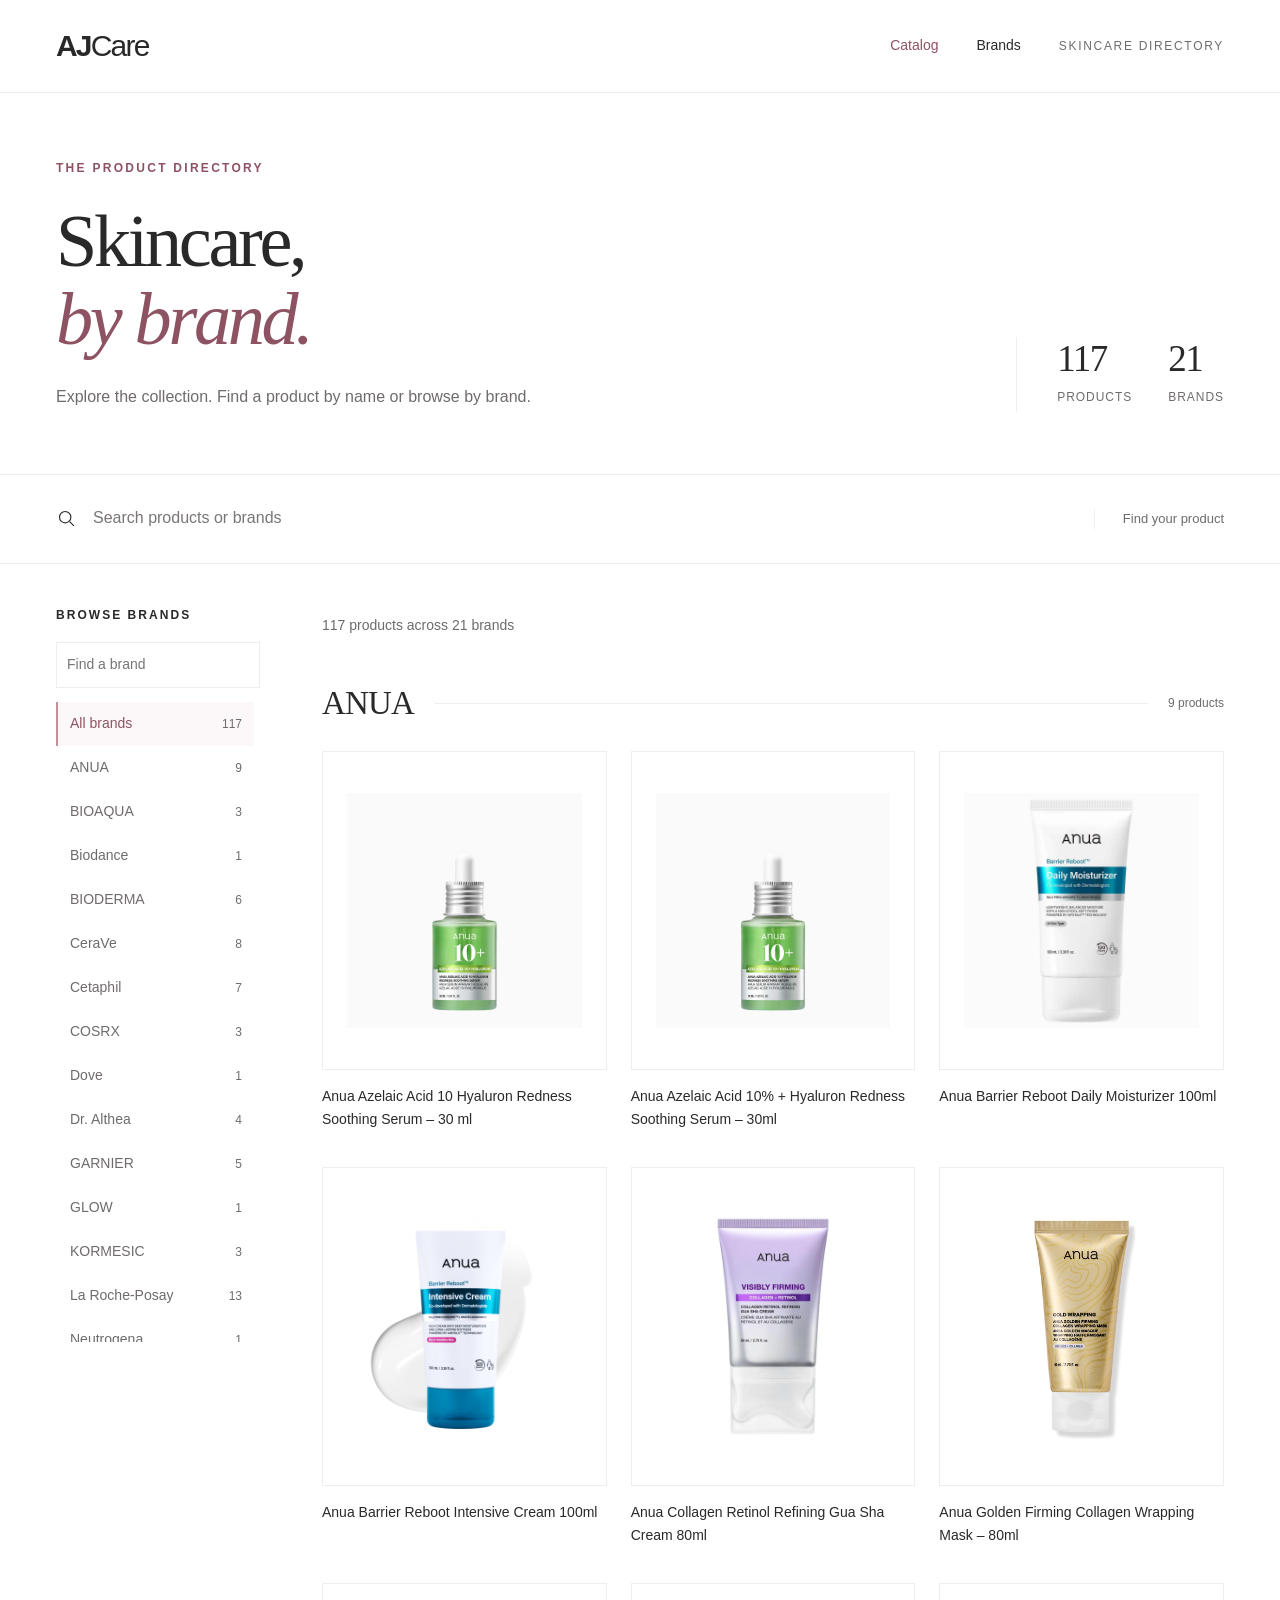
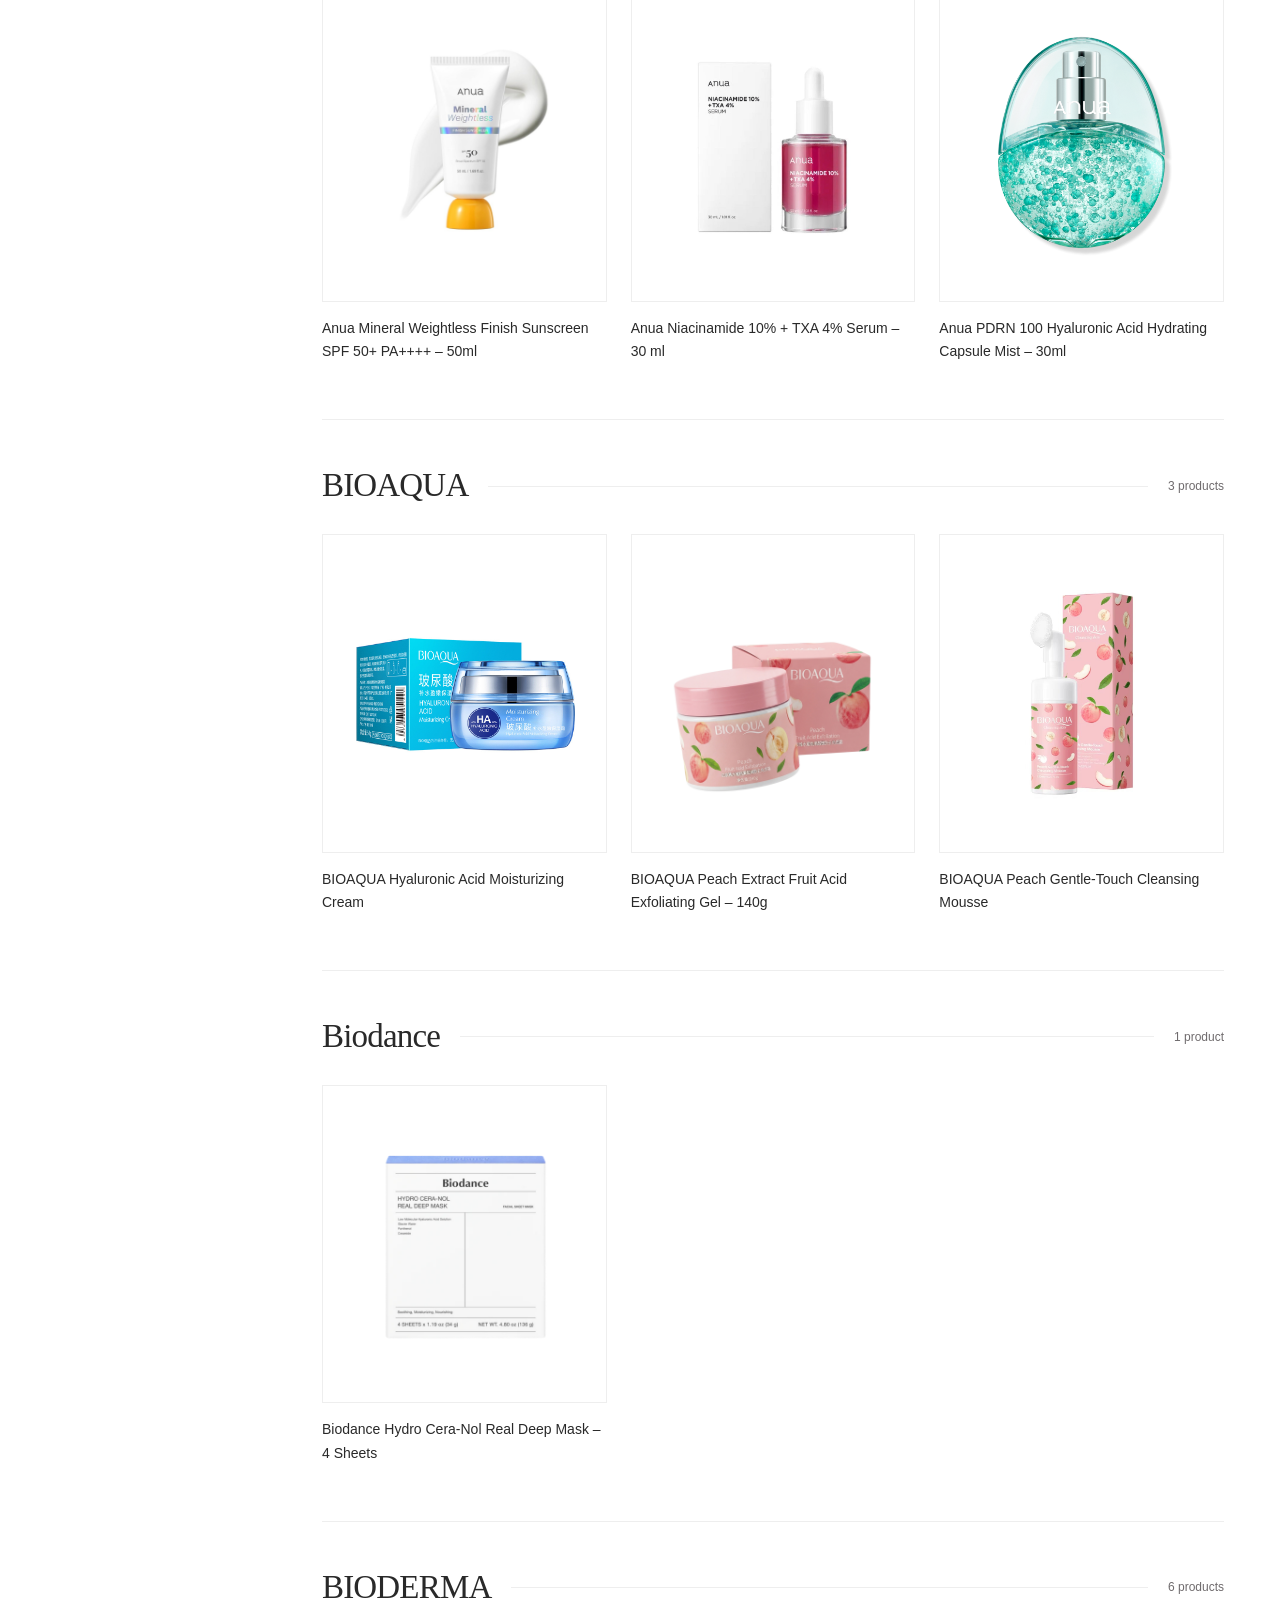
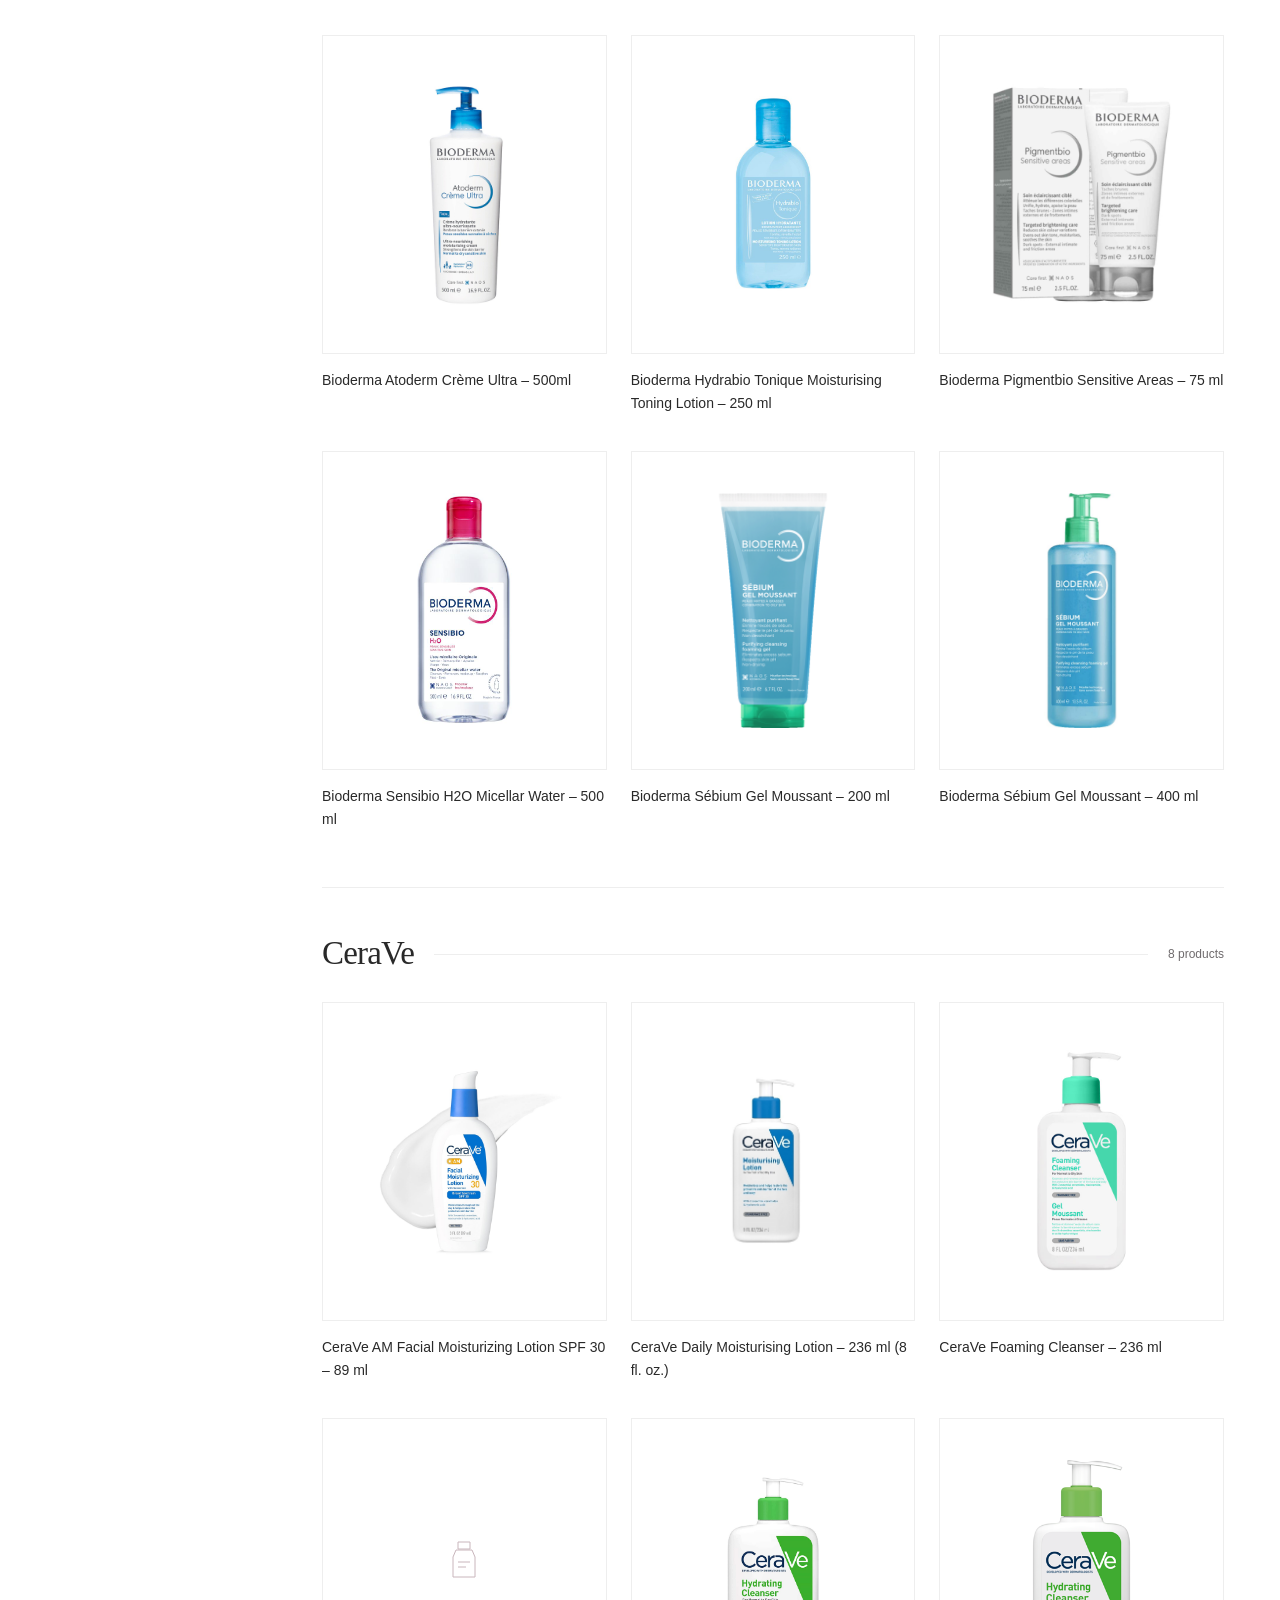
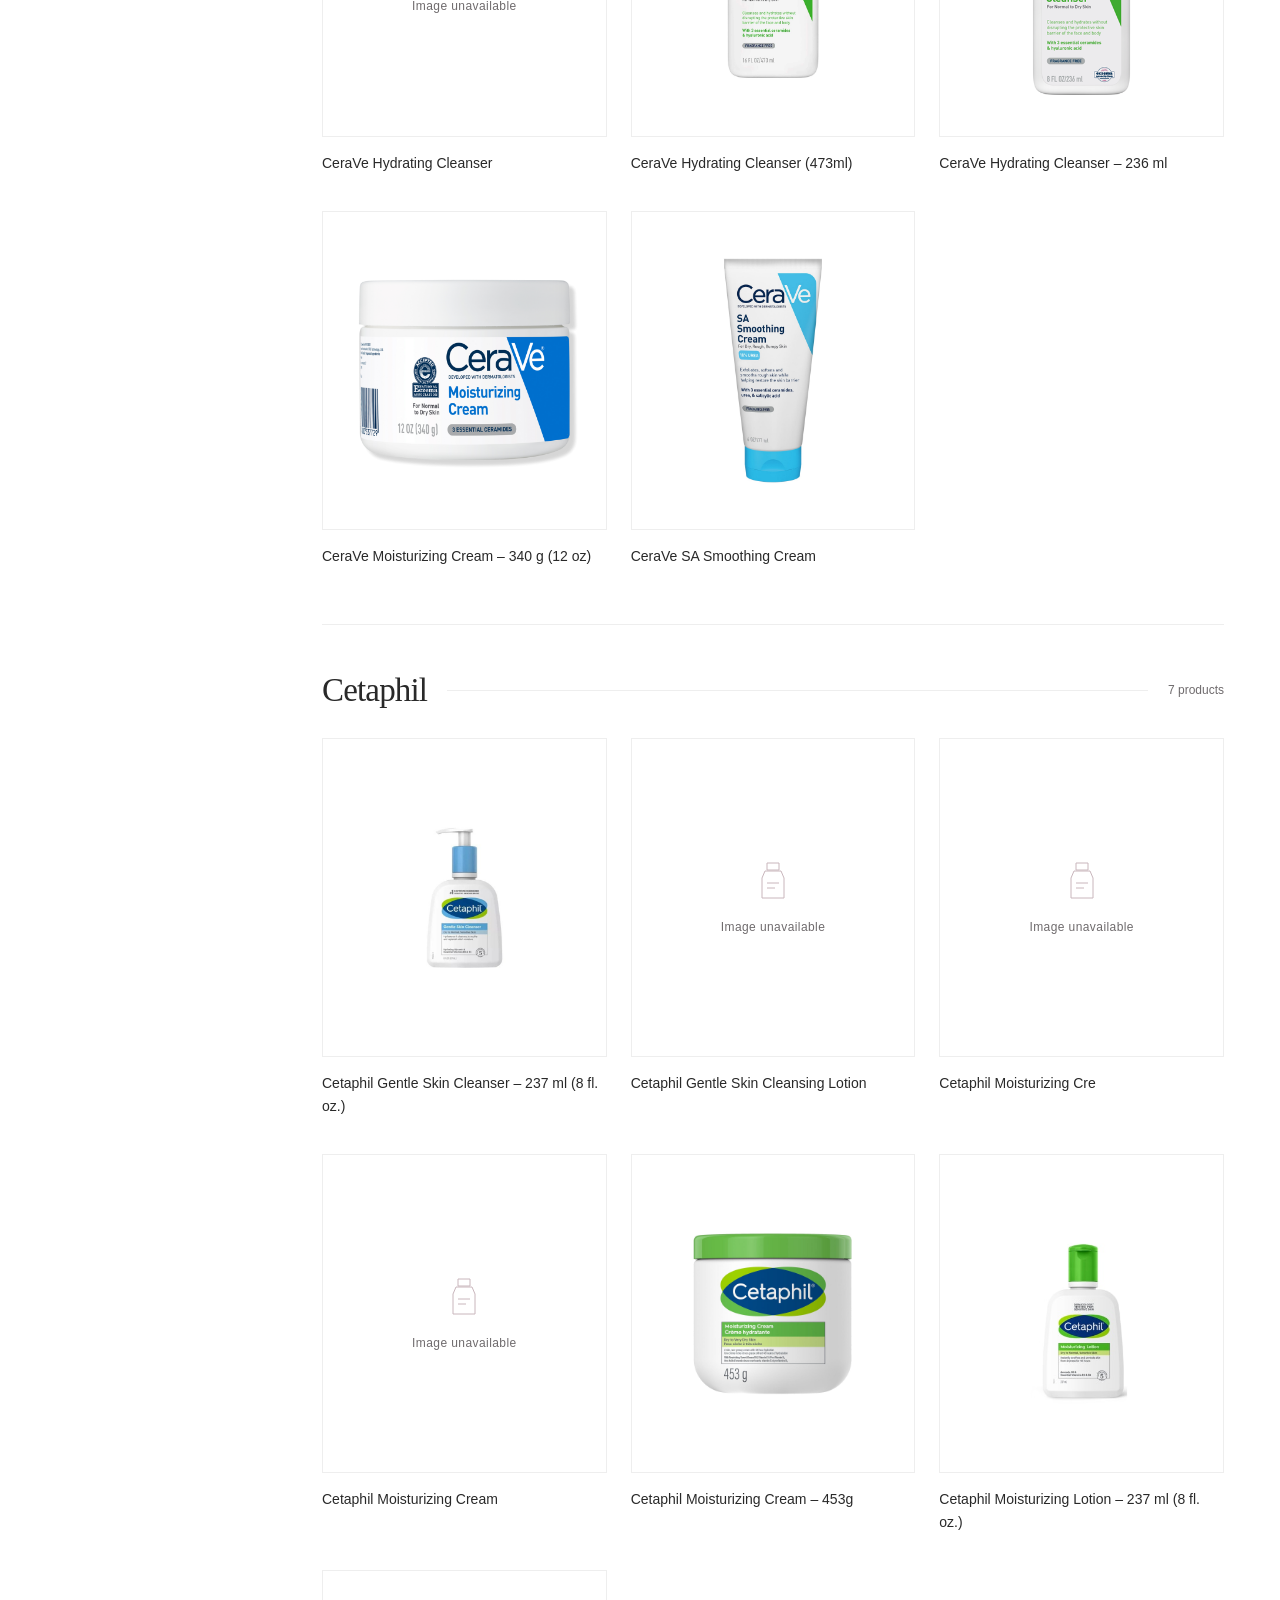
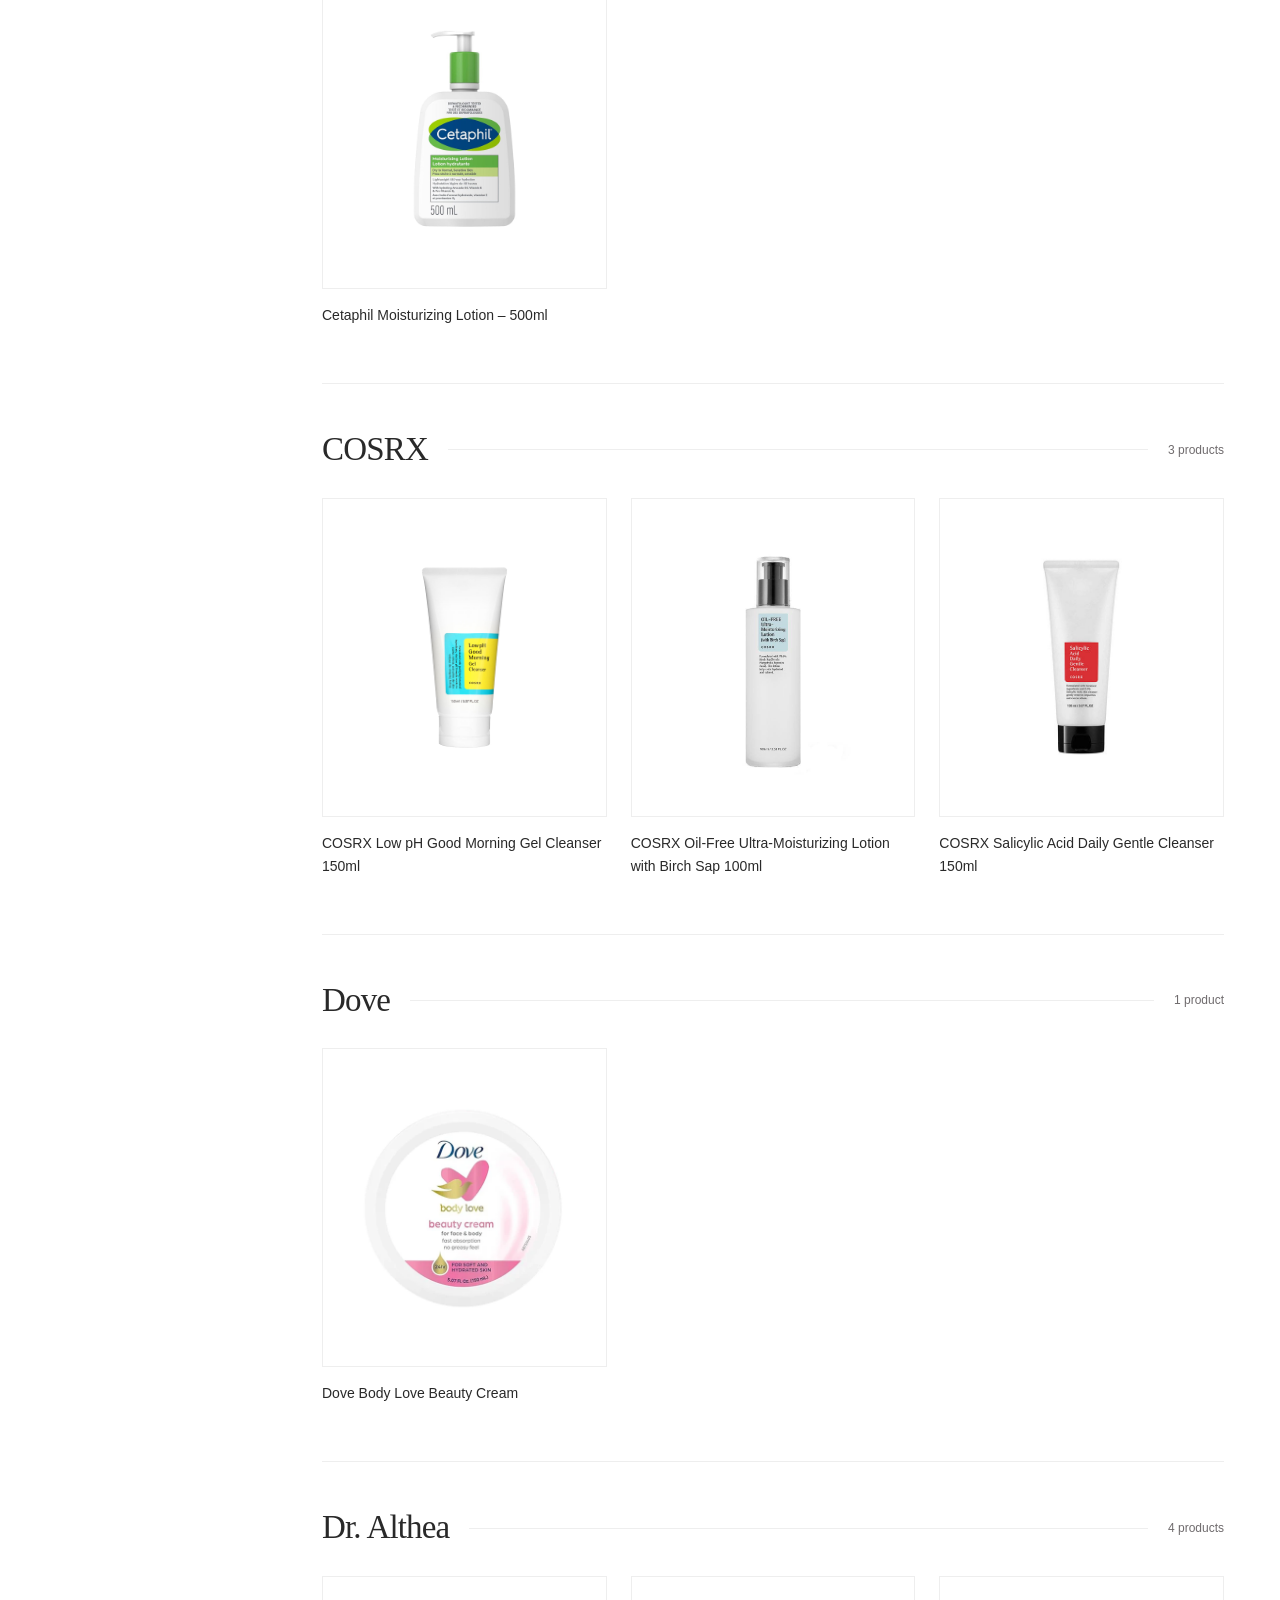
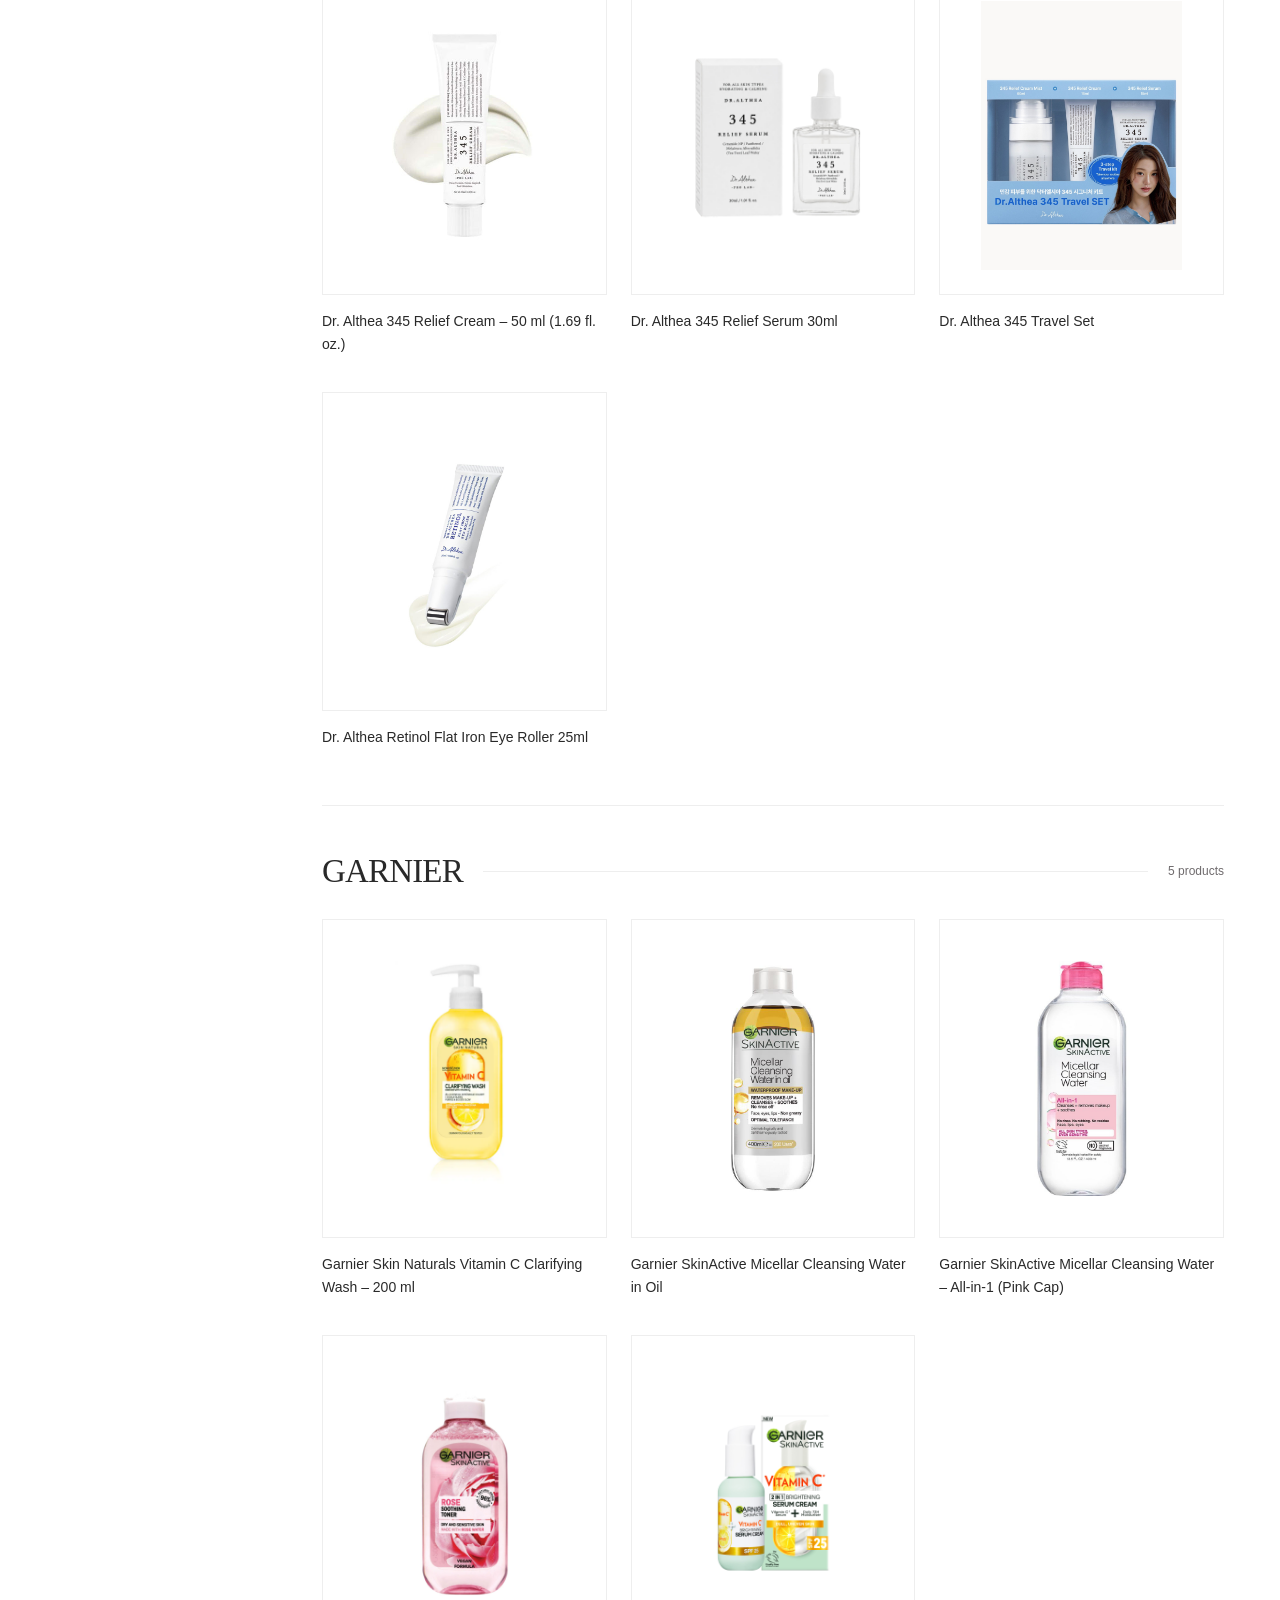
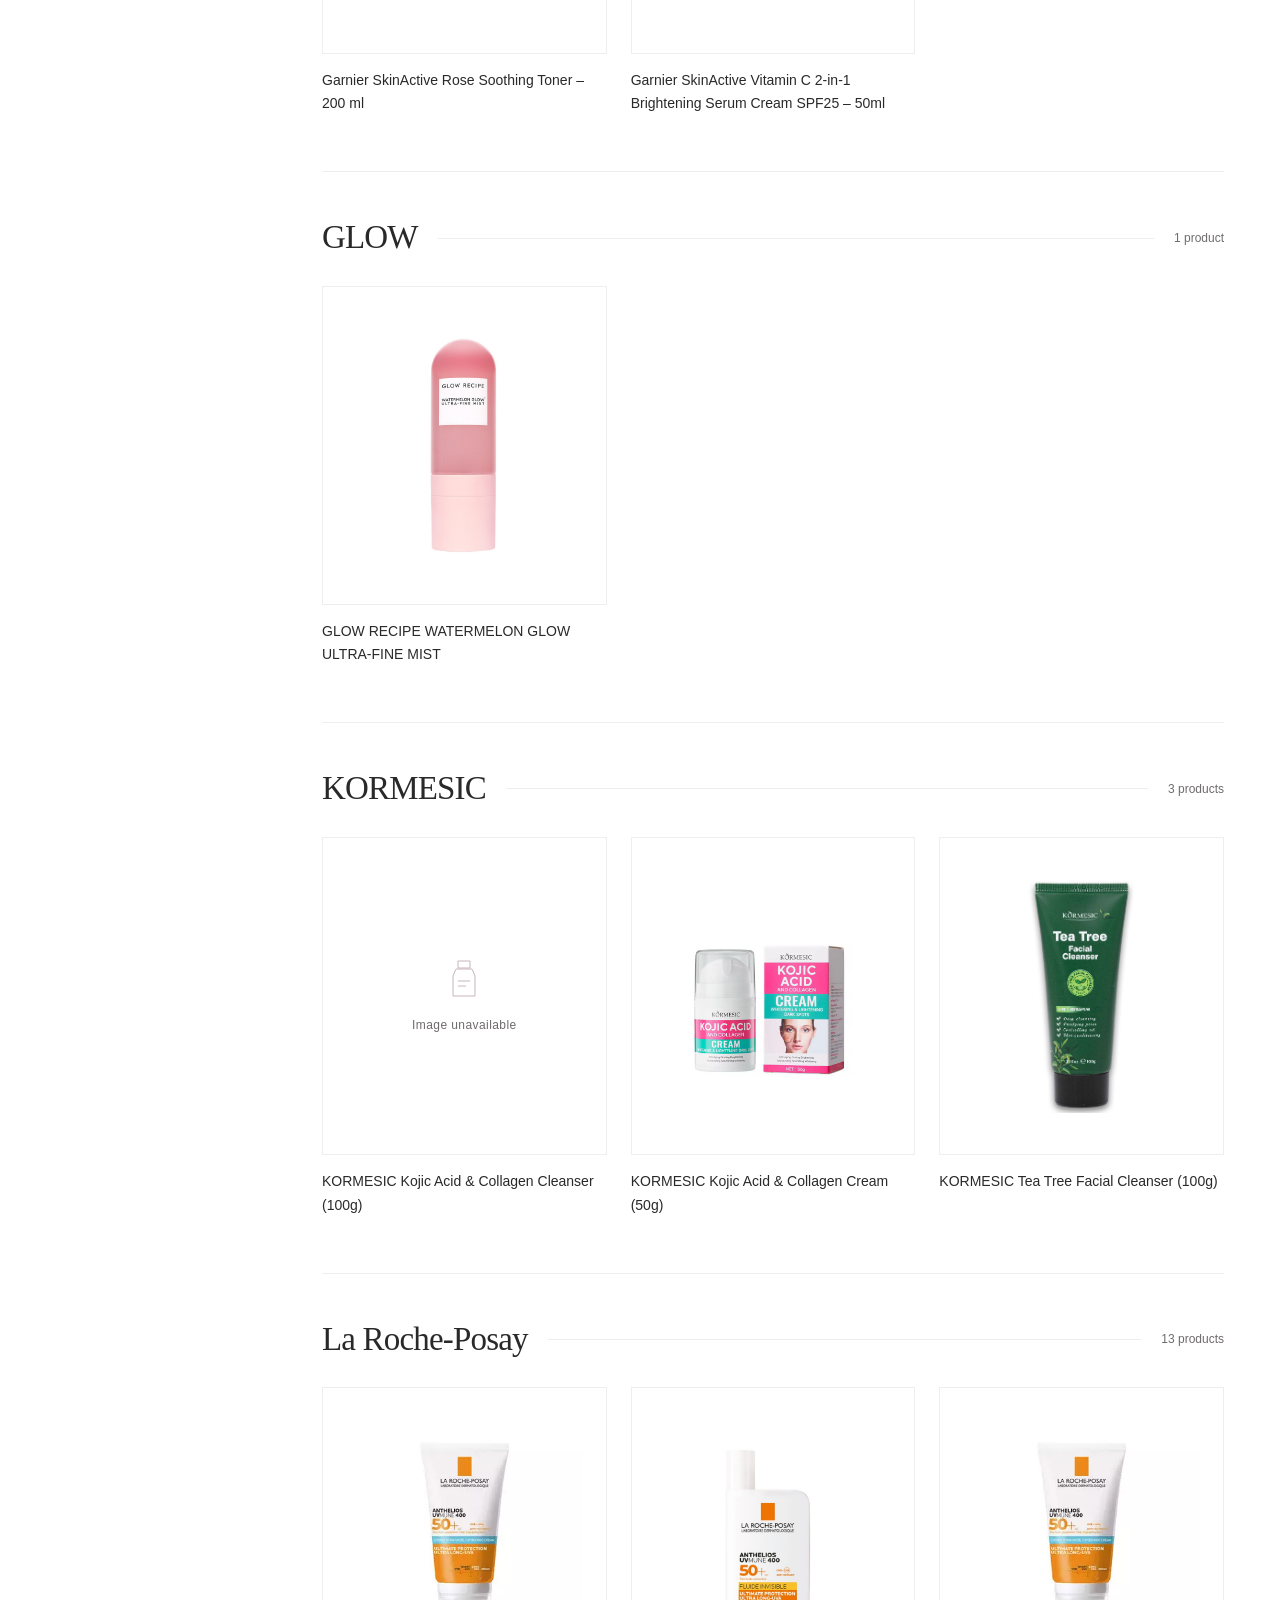
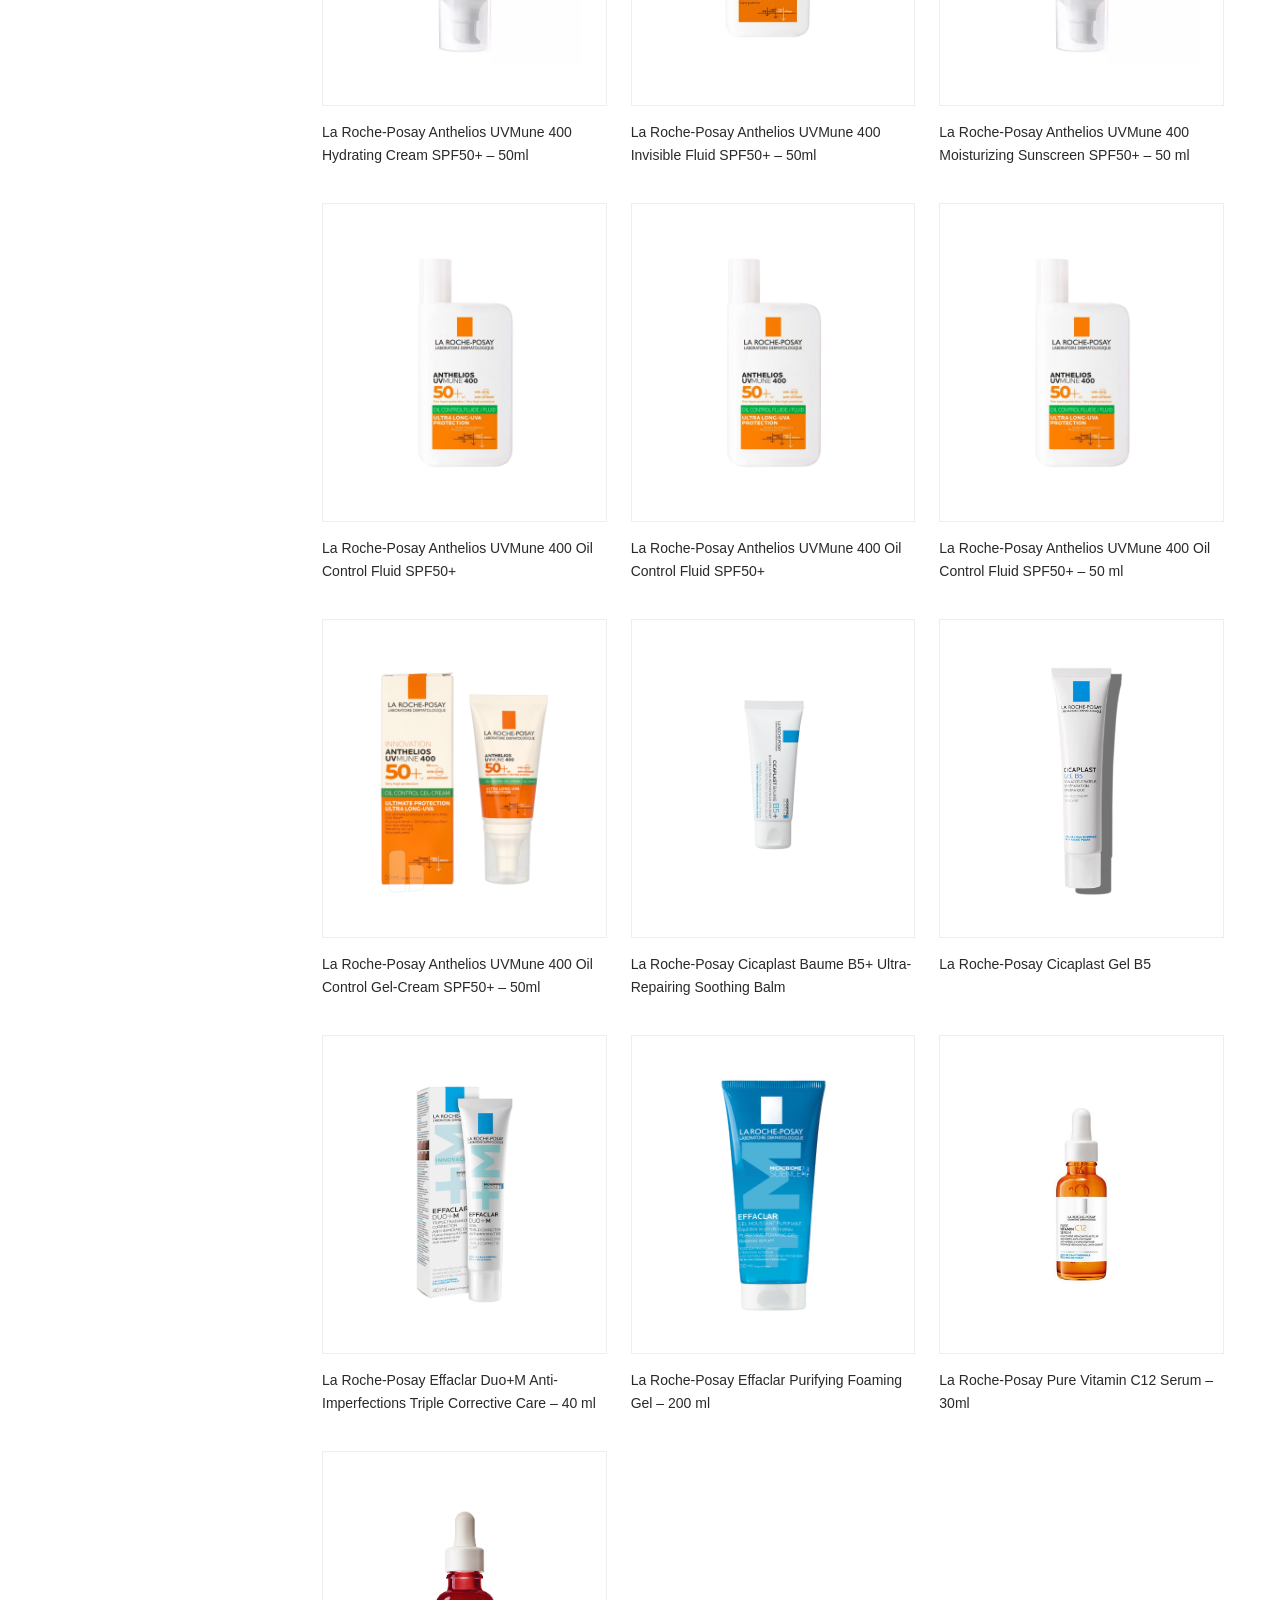
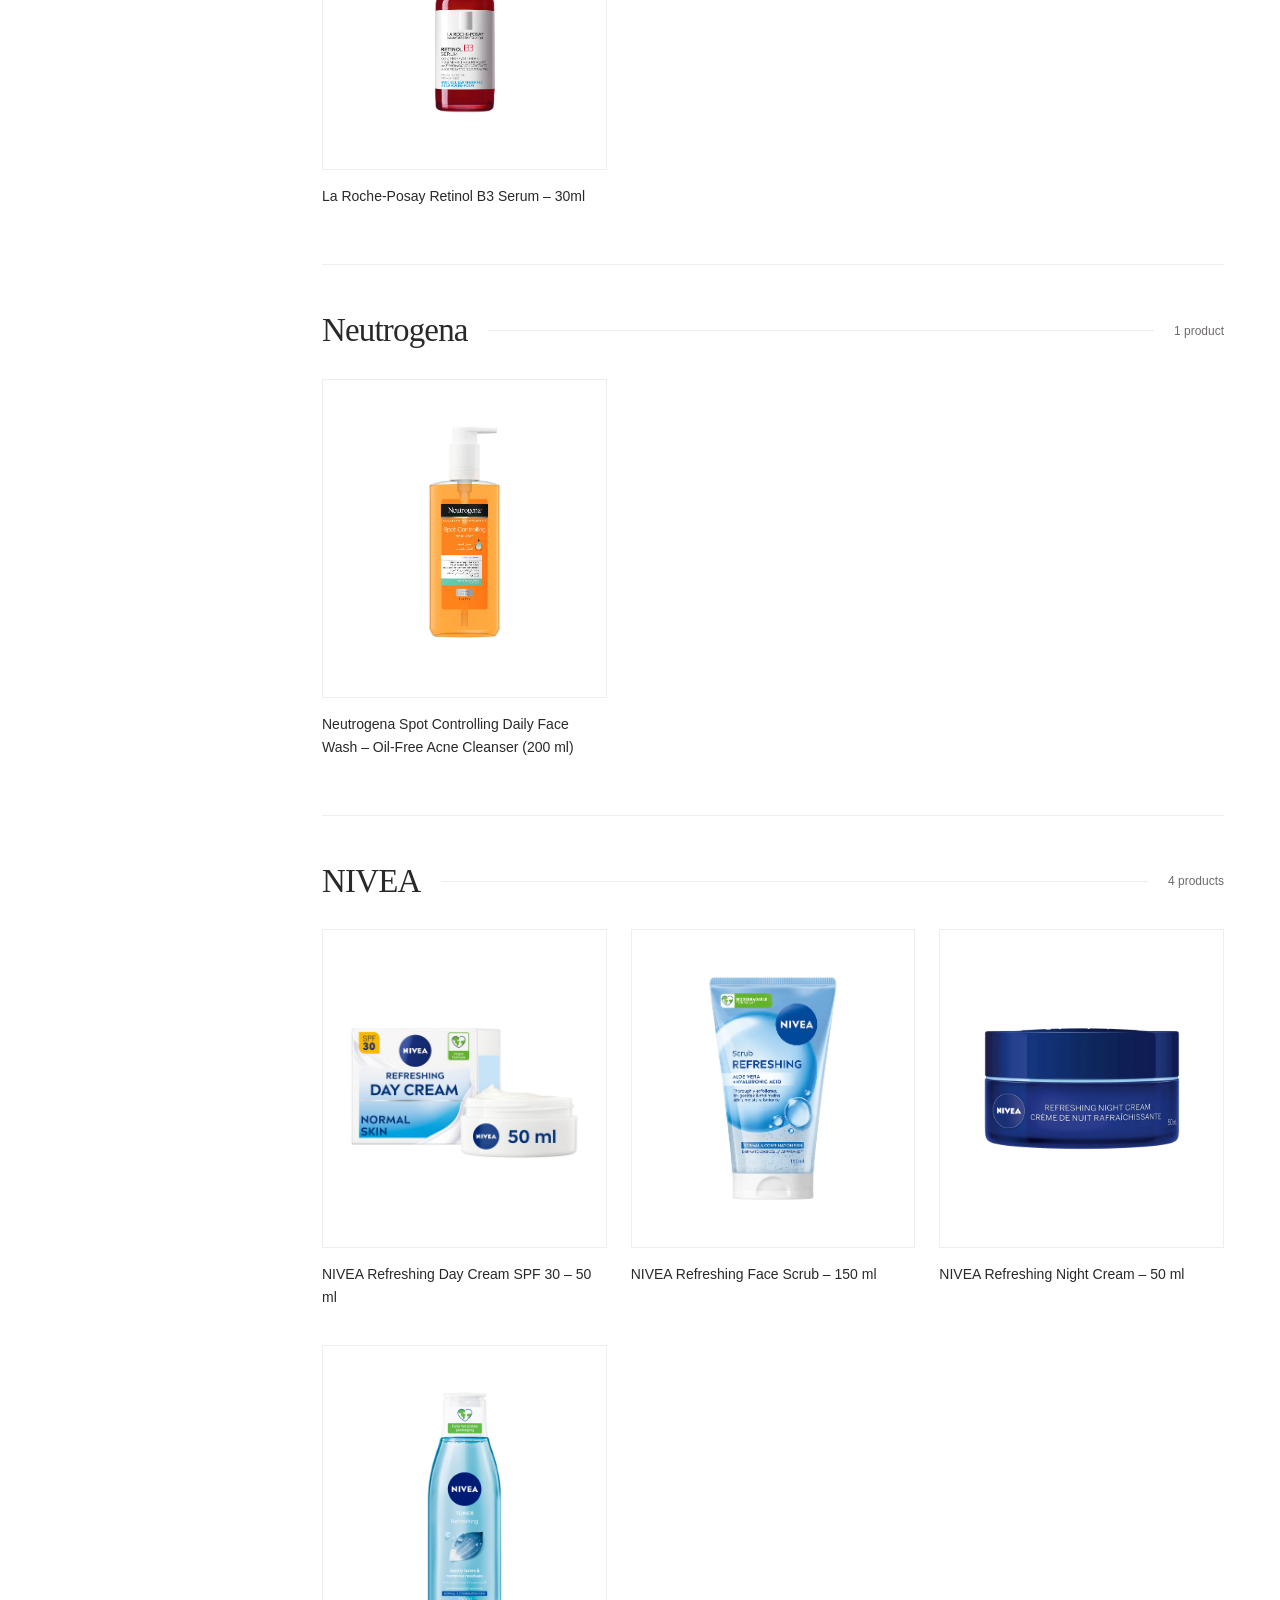
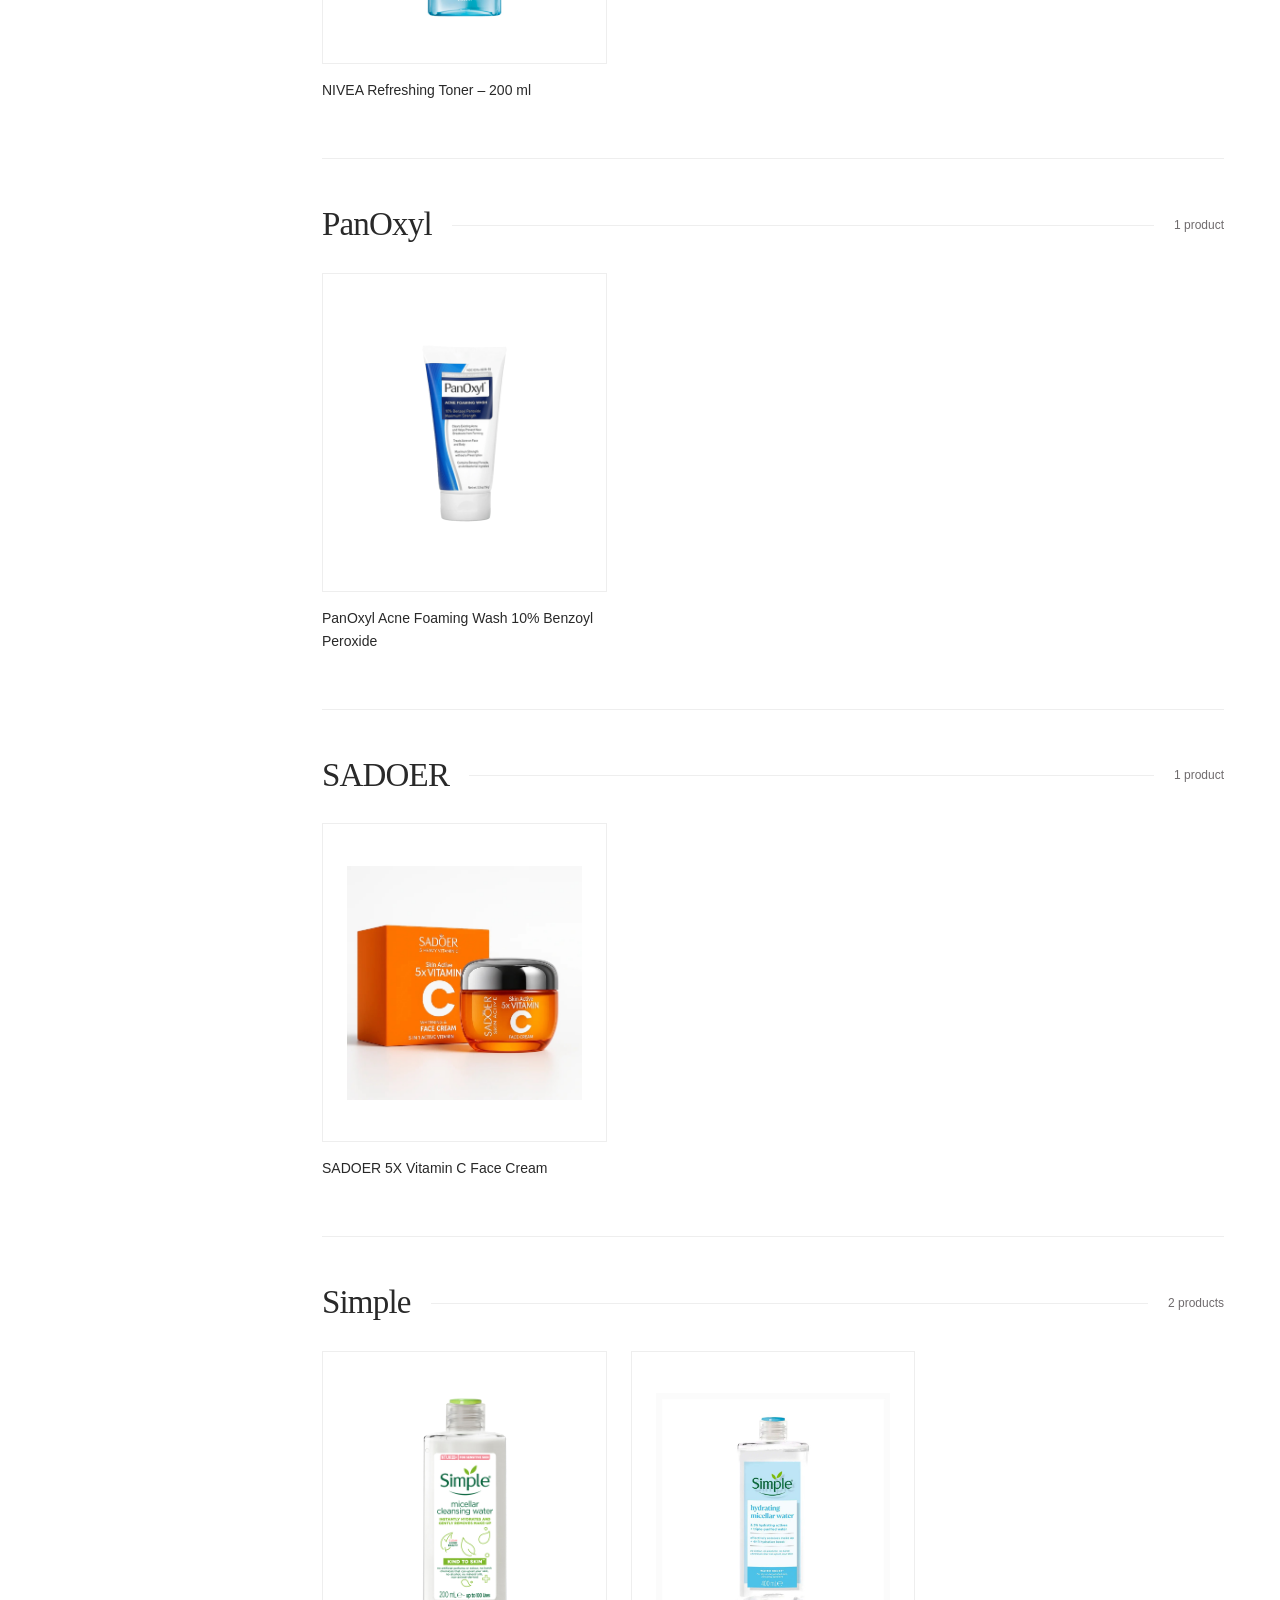
<file: index.html>
<!doctype html>
<html lang="en" dir="ltr">
<head><meta charset="utf-8"><meta name="viewport" content="width=device-width, initial-scale=1">
<meta name="description" content="Browse the AJCare skincare product catalog by brand or product name.">
<meta name="theme-color" content="#FFFFFF"><title>AJCare | Skincare Product Catalog</title>
<link rel="stylesheet" href="assets/catalog.css"><script src="assets/catalog.js" defer></script></head>
<body id="top"><a class="skip-link" href="#catalog">Skip to products</a>
<header class="site-header"><div class="shell header-inner"><a href="#top" class="wordmark" aria-label="AJCare home">AJ<span>Care</span></a><nav class="header-nav" aria-label="Main navigation"><a href="#catalog" aria-current="page">Catalog</a><a href="#browse-brands">Brands</a><span class="header-note">Skincare directory</span></nav></div></header>
<div class="shell hero"><div><p class="eyebrow">The product directory</p><h1>Skincare,<br><em>by brand.</em></h1><p class="hero-copy">Explore the collection. Find a product by name or browse by brand.</p></div><div class="hero-stats" aria-label="Catalog overview"><div class="hero-stat"><strong>117</strong><span>Products</span></div><div class="hero-stat"><strong>21</strong><span>Brands</span></div></div></div>
<div class="search-band"><div class="shell search-inner"><div class="search-field"><svg viewBox="0 0 24 24" fill="none" aria-hidden="true"><circle cx="10.5" cy="10.5" r="6.5" stroke-width="1.3"/><path d="m15.5 15.5 5 5" stroke-width="1.3"/></svg><label for="product-search" hidden>Search products or brands</label><input id="product-search" type="search" placeholder="Search products or brands" aria-label="Search products or brands" autocomplete="off"><button id="clear-search" class="clear-search" type="button" aria-label="Clear search" hidden>×</button></div><span class="search-hint">Find your product</span><div class="mobile-select"><label for="brand-select">Browse brands</label><select id="brand-select" aria-label="Filter by brand"><option value="">All brands (21)</option><option value="ANUA">ANUA (9)</option><option value="BIOAQUA">BIOAQUA (3)</option><option value="Biodance">Biodance (1)</option><option value="BIODERMA">BIODERMA (6)</option><option value="CeraVe">CeraVe (8)</option><option value="Cetaphil">Cetaphil (7)</option><option value="COSRX">COSRX (3)</option><option value="Dove">Dove (1)</option><option value="Dr. Althea">Dr. Althea (4)</option><option value="GARNIER">GARNIER (5)</option><option value="GLOW">GLOW (1)</option><option value="KORMESIC">KORMESIC (3)</option><option value="La Roche-Posay">La Roche-Posay (13)</option><option value="Neutrogena">Neutrogena (1)</option><option value="NIVEA">NIVEA (4)</option><option value="PanOxyl">PanOxyl (1)</option><option value="SADOER">SADOER (1)</option><option value="Simple">Simple (2)</option><option value="Star Beja">Star Beja (2)</option><option value="Unknown Brand">Unknown Brand (41)</option><option value="Vaseline">Vaseline (1)</option></select></div></div></div>
<div class="shell catalog-layout" id="browse-brands"><aside class="brand-sidebar" aria-label="Browse brands"><h2 class="sidebar-title">Browse brands</h2><label for="brand-search" hidden>Find a brand</label><input id="brand-search" class="brand-find" type="search" placeholder="Find a brand" aria-label="Find a brand" autocomplete="off"><div class="brand-options"><button class="brand-button" type="button" data-brand="" aria-pressed="true">All brands<span>117</span></button><button class="brand-button" type="button" data-brand="ANUA" aria-pressed="false">ANUA<span>9</span></button><button class="brand-button" type="button" data-brand="BIOAQUA" aria-pressed="false">BIOAQUA<span>3</span></button><button class="brand-button" type="button" data-brand="Biodance" aria-pressed="false">Biodance<span>1</span></button><button class="brand-button" type="button" data-brand="BIODERMA" aria-pressed="false">BIODERMA<span>6</span></button><button class="brand-button" type="button" data-brand="CeraVe" aria-pressed="false">CeraVe<span>8</span></button><button class="brand-button" type="button" data-brand="Cetaphil" aria-pressed="false">Cetaphil<span>7</span></button><button class="brand-button" type="button" data-brand="COSRX" aria-pressed="false">COSRX<span>3</span></button><button class="brand-button" type="button" data-brand="Dove" aria-pressed="false">Dove<span>1</span></button><button class="brand-button" type="button" data-brand="Dr. Althea" aria-pressed="false">Dr. Althea<span>4</span></button><button class="brand-button" type="button" data-brand="GARNIER" aria-pressed="false">GARNIER<span>5</span></button><button class="brand-button" type="button" data-brand="GLOW" aria-pressed="false">GLOW<span>1</span></button><button class="brand-button" type="button" data-brand="KORMESIC" aria-pressed="false">KORMESIC<span>3</span></button><button class="brand-button" type="button" data-brand="La Roche-Posay" aria-pressed="false">La Roche-Posay<span>13</span></button><button class="brand-button" type="button" data-brand="Neutrogena" aria-pressed="false">Neutrogena<span>1</span></button><button class="brand-button" type="button" data-brand="NIVEA" aria-pressed="false">NIVEA<span>4</span></button><button class="brand-button" type="button" data-brand="PanOxyl" aria-pressed="false">PanOxyl<span>1</span></button><button class="brand-button" type="button" data-brand="SADOER" aria-pressed="false">SADOER<span>1</span></button><button class="brand-button" type="button" data-brand="Simple" aria-pressed="false">Simple<span>2</span></button><button class="brand-button" type="button" data-brand="Star Beja" aria-pressed="false">Star Beja<span>2</span></button><button class="brand-button" type="button" data-brand="Unknown Brand" aria-pressed="false">Unknown Brand<span>41</span></button><button class="brand-button" type="button" data-brand="Vaseline" aria-pressed="false">Vaseline<span>1</span></button></div><p id="no-brands" class="no-brands" hidden>No matching brands.</p></aside>
<main id="catalog" tabindex="-1"><div class="results-bar"><p class="results-summary" id="results-summary" role="status" aria-live="polite">117 products across 21 brands</p><button id="reset-filters" class="reset-filters" type="button" hidden>Clear filters</button></div><section class="brand-section" data-brand="ANUA" id="brand-0" aria-labelledby="heading-0"><div class="section-heading"><h2 id="heading-0">ANUA</h2><span class="count">9 products</span></div><div class="products-grid"><article class="product-card" data-name="Anua Azelaic Acid 10 Hyaluron Redness Soothing Serum – 30 ml" data-catalog-index="0"><div class="product-image"><img src="assets/products/001-anua-azelaic-acid-10-hyaluron-redness-soothing-serum-30-ml-verified.jpg" alt="Anua Azelaic Acid 10 Hyaluron Redness Soothing Serum – 30 ml" width="600" height="680" loading="lazy" decoding="async"><span class="image-fallback"><svg viewBox="0 0 34 44" fill="none" aria-hidden="true"><path d="M11 4h12v7H11zM9 12h16l3 7v20H6V19l3-7Z" stroke-width="1"/><path d="M11 24h12M11 29h8" stroke-width="1"/></svg><span>Image unavailable</span></span></div><h3>Anua Azelaic Acid 10 Hyaluron Redness Soothing Serum – 30 ml</h3></article><article class="product-card" data-name="Anua Azelaic Acid 10% + Hyaluron Redness Soothing Serum – 30ml" data-catalog-index="1"><div class="product-image"><img src="assets/products/002-anua-azelaic-acid-10-hyaluron-redness-soothing-serum-30ml-verified.jpg" alt="Anua Azelaic Acid 10% + Hyaluron Redness Soothing Serum – 30ml" width="600" height="680" loading="lazy" decoding="async"><span class="image-fallback"><svg viewBox="0 0 34 44" fill="none" aria-hidden="true"><path d="M11 4h12v7H11zM9 12h16l3 7v20H6V19l3-7Z" stroke-width="1"/><path d="M11 24h12M11 29h8" stroke-width="1"/></svg><span>Image unavailable</span></span></div><h3>Anua Azelaic Acid 10% + Hyaluron Redness Soothing Serum – 30ml</h3></article><article class="product-card" data-name="Anua Barrier Reboot Daily Moisturizer 100ml" data-catalog-index="2"><div class="product-image"><img src="assets/products/003-anua-barrier-reboot-daily-moisturizer-100ml.png" alt="Anua Barrier Reboot Daily Moisturizer 100ml" width="600" height="680" loading="lazy" decoding="async"><span class="image-fallback"><svg viewBox="0 0 34 44" fill="none" aria-hidden="true"><path d="M11 4h12v7H11zM9 12h16l3 7v20H6V19l3-7Z" stroke-width="1"/><path d="M11 24h12M11 29h8" stroke-width="1"/></svg><span>Image unavailable</span></span></div><h3>Anua Barrier Reboot Daily Moisturizer 100ml</h3></article><article class="product-card" data-name="Anua Barrier Reboot Intensive Cream 100ml" data-catalog-index="3"><div class="product-image"><img src="assets/products/004-anua-barrier-reboot-intensive-cream-100ml.jpg" alt="Anua Barrier Reboot Intensive Cream 100ml" width="600" height="680" loading="lazy" decoding="async"><span class="image-fallback"><svg viewBox="0 0 34 44" fill="none" aria-hidden="true"><path d="M11 4h12v7H11zM9 12h16l3 7v20H6V19l3-7Z" stroke-width="1"/><path d="M11 24h12M11 29h8" stroke-width="1"/></svg><span>Image unavailable</span></span></div><h3>Anua Barrier Reboot Intensive Cream 100ml</h3></article><article class="product-card" data-name="Anua Collagen Retinol Refining Gua Sha Cream 80ml" data-catalog-index="4"><div class="product-image"><img src="assets/products/005-anua-collagen-retinol-refining-gua-sha-cream-80ml.jpg" alt="Anua Collagen Retinol Refining Gua Sha Cream 80ml" width="600" height="680" loading="lazy" decoding="async"><span class="image-fallback"><svg viewBox="0 0 34 44" fill="none" aria-hidden="true"><path d="M11 4h12v7H11zM9 12h16l3 7v20H6V19l3-7Z" stroke-width="1"/><path d="M11 24h12M11 29h8" stroke-width="1"/></svg><span>Image unavailable</span></span></div><h3>Anua Collagen Retinol Refining Gua Sha Cream 80ml</h3></article><article class="product-card" data-name="Anua Golden Firming Collagen Wrapping Mask – 80ml" data-catalog-index="5"><div class="product-image"><img src="assets/products/006-anua-golden-firming-collagen-wrapping-mask-80ml-verified.png" alt="Anua Golden Firming Collagen Wrapping Mask – 80ml" width="600" height="680" loading="lazy" decoding="async"><span class="image-fallback"><svg viewBox="0 0 34 44" fill="none" aria-hidden="true"><path d="M11 4h12v7H11zM9 12h16l3 7v20H6V19l3-7Z" stroke-width="1"/><path d="M11 24h12M11 29h8" stroke-width="1"/></svg><span>Image unavailable</span></span></div><h3>Anua Golden Firming Collagen Wrapping Mask – 80ml</h3></article><article class="product-card" data-name="Anua Mineral Weightless Finish Sunscreen SPF 50+ PA++++ – 50ml" data-catalog-index="6"><div class="product-image"><img src="assets/products/007-anua-mineral-weightless-finish-sunscreen-spf-50-pa-50ml.jpg" alt="Anua Mineral Weightless Finish Sunscreen SPF 50+ PA++++ – 50ml" width="600" height="680" loading="lazy" decoding="async"><span class="image-fallback"><svg viewBox="0 0 34 44" fill="none" aria-hidden="true"><path d="M11 4h12v7H11zM9 12h16l3 7v20H6V19l3-7Z" stroke-width="1"/><path d="M11 24h12M11 29h8" stroke-width="1"/></svg><span>Image unavailable</span></span></div><h3>Anua Mineral Weightless Finish Sunscreen SPF 50+ PA++++ – 50ml</h3></article><article class="product-card" data-name="Anua Niacinamide 10% + TXA 4% Serum – 30 ml" data-catalog-index="7"><div class="product-image"><img src="assets/products/008-anua-niacinamide-10-txa-4-serum-30-ml.jpg" alt="Anua Niacinamide 10% + TXA 4% Serum – 30 ml" width="600" height="680" loading="lazy" decoding="async"><span class="image-fallback"><svg viewBox="0 0 34 44" fill="none" aria-hidden="true"><path d="M11 4h12v7H11zM9 12h16l3 7v20H6V19l3-7Z" stroke-width="1"/><path d="M11 24h12M11 29h8" stroke-width="1"/></svg><span>Image unavailable</span></span></div><h3>Anua Niacinamide 10% + TXA 4% Serum – 30 ml</h3></article><article class="product-card" data-name="Anua PDRN 100 Hyaluronic Acid Hydrating Capsule Mist – 30ml" data-catalog-index="8"><div class="product-image"><img src="assets/products/009-anua-pdrn-100-hyaluronic-acid-hydrating-capsule-mist-30ml-verified.png" alt="Anua PDRN 100 Hyaluronic Acid Hydrating Capsule Mist – 30ml" width="600" height="680" loading="lazy" decoding="async"><span class="image-fallback"><svg viewBox="0 0 34 44" fill="none" aria-hidden="true"><path d="M11 4h12v7H11zM9 12h16l3 7v20H6V19l3-7Z" stroke-width="1"/><path d="M11 24h12M11 29h8" stroke-width="1"/></svg><span>Image unavailable</span></span></div><h3>Anua PDRN 100 Hyaluronic Acid Hydrating Capsule Mist – 30ml</h3></article></div></section><section class="brand-section" data-brand="BIOAQUA" id="brand-1" aria-labelledby="heading-1"><div class="section-heading"><h2 id="heading-1">BIOAQUA</h2><span class="count">3 products</span></div><div class="products-grid"><article class="product-card" data-name="BIOAQUA Hyaluronic Acid Moisturizing Cream" data-catalog-index="9"><div class="product-image"><img src="assets/products/010-bioaqua-hyaluronic-acid-moisturizing-cream.jpg" alt="BIOAQUA Hyaluronic Acid Moisturizing Cream" width="600" height="680" loading="lazy" decoding="async"><span class="image-fallback"><svg viewBox="0 0 34 44" fill="none" aria-hidden="true"><path d="M11 4h12v7H11zM9 12h16l3 7v20H6V19l3-7Z" stroke-width="1"/><path d="M11 24h12M11 29h8" stroke-width="1"/></svg><span>Image unavailable</span></span></div><h3>BIOAQUA Hyaluronic Acid Moisturizing Cream</h3></article><article class="product-card" data-name="BIOAQUA Peach Extract Fruit Acid Exfoliating Gel – 140g" data-catalog-index="10"><div class="product-image"><img src="assets/products/011-bioaqua-peach-extract-fruit-acid-exfoliating-gel-140g.jpg" alt="BIOAQUA Peach Extract Fruit Acid Exfoliating Gel – 140g" width="600" height="680" loading="lazy" decoding="async"><span class="image-fallback"><svg viewBox="0 0 34 44" fill="none" aria-hidden="true"><path d="M11 4h12v7H11zM9 12h16l3 7v20H6V19l3-7Z" stroke-width="1"/><path d="M11 24h12M11 29h8" stroke-width="1"/></svg><span>Image unavailable</span></span></div><h3>BIOAQUA Peach Extract Fruit Acid Exfoliating Gel – 140g</h3></article><article class="product-card" data-name="BIOAQUA Peach Gentle-Touch Cleansing Mousse" data-catalog-index="11"><div class="product-image"><img src="assets/products/012-bioaqua-peach-gentle-touch-cleansing-mousse.jpg" alt="BIOAQUA Peach Gentle-Touch Cleansing Mousse" width="600" height="680" loading="lazy" decoding="async"><span class="image-fallback"><svg viewBox="0 0 34 44" fill="none" aria-hidden="true"><path d="M11 4h12v7H11zM9 12h16l3 7v20H6V19l3-7Z" stroke-width="1"/><path d="M11 24h12M11 29h8" stroke-width="1"/></svg><span>Image unavailable</span></span></div><h3>BIOAQUA Peach Gentle-Touch Cleansing Mousse</h3></article></div></section><section class="brand-section" data-brand="Biodance" id="brand-2" aria-labelledby="heading-2"><div class="section-heading"><h2 id="heading-2">Biodance</h2><span class="count">1 product</span></div><div class="products-grid"><article class="product-card" data-name="Biodance Hydro Cera-Nol Real Deep Mask – 4 Sheets" data-catalog-index="12"><div class="product-image"><img src="assets/products/013-biodance-hydro-cera-nol-real-deep-mask-4-sheets.png" alt="Biodance Hydro Cera-Nol Real Deep Mask – 4 Sheets" width="600" height="680" loading="lazy" decoding="async"><span class="image-fallback"><svg viewBox="0 0 34 44" fill="none" aria-hidden="true"><path d="M11 4h12v7H11zM9 12h16l3 7v20H6V19l3-7Z" stroke-width="1"/><path d="M11 24h12M11 29h8" stroke-width="1"/></svg><span>Image unavailable</span></span></div><h3>Biodance Hydro Cera-Nol Real Deep Mask – 4 Sheets</h3></article></div></section><section class="brand-section" data-brand="BIODERMA" id="brand-3" aria-labelledby="heading-3"><div class="section-heading"><h2 id="heading-3">BIODERMA</h2><span class="count">6 products</span></div><div class="products-grid"><article class="product-card" data-name="Bioderma Atoderm Crème Ultra – 500ml" data-catalog-index="13"><div class="product-image"><img src="assets/products/014-bioderma-atoderm-creme-ultra-500ml.jpg" alt="Bioderma Atoderm Crème Ultra – 500ml" width="600" height="680" loading="lazy" decoding="async"><span class="image-fallback"><svg viewBox="0 0 34 44" fill="none" aria-hidden="true"><path d="M11 4h12v7H11zM9 12h16l3 7v20H6V19l3-7Z" stroke-width="1"/><path d="M11 24h12M11 29h8" stroke-width="1"/></svg><span>Image unavailable</span></span></div><h3>Bioderma Atoderm Crème Ultra – 500ml</h3></article><article class="product-card" data-name="Bioderma Hydrabio Tonique Moisturising Toning Lotion – 250 ml" data-catalog-index="14"><div class="product-image"><img src="assets/products/015-bioderma-hydrabio-tonique-moisturising-toning-lotion-250-ml.jpg" alt="Bioderma Hydrabio Tonique Moisturising Toning Lotion – 250 ml" width="600" height="680" loading="lazy" decoding="async"><span class="image-fallback"><svg viewBox="0 0 34 44" fill="none" aria-hidden="true"><path d="M11 4h12v7H11zM9 12h16l3 7v20H6V19l3-7Z" stroke-width="1"/><path d="M11 24h12M11 29h8" stroke-width="1"/></svg><span>Image unavailable</span></span></div><h3>Bioderma Hydrabio Tonique Moisturising Toning Lotion – 250 ml</h3></article><article class="product-card" data-name="Bioderma Pigmentbio Sensitive Areas – 75 ml" data-catalog-index="15"><div class="product-image"><img src="assets/products/016-bioderma-pigmentbio-sensitive-areas-75-ml.jpg" alt="Bioderma Pigmentbio Sensitive Areas – 75 ml" width="600" height="680" loading="lazy" decoding="async"><span class="image-fallback"><svg viewBox="0 0 34 44" fill="none" aria-hidden="true"><path d="M11 4h12v7H11zM9 12h16l3 7v20H6V19l3-7Z" stroke-width="1"/><path d="M11 24h12M11 29h8" stroke-width="1"/></svg><span>Image unavailable</span></span></div><h3>Bioderma Pigmentbio Sensitive Areas – 75 ml</h3></article><article class="product-card" data-name="Bioderma Sensibio H2O Micellar Water – 500 ml" data-catalog-index="16"><div class="product-image"><img src="assets/products/017-bioderma-sensibio-h2o-micellar-water-500-ml.jpg" alt="Bioderma Sensibio H2O Micellar Water – 500 ml" width="600" height="680" loading="lazy" decoding="async"><span class="image-fallback"><svg viewBox="0 0 34 44" fill="none" aria-hidden="true"><path d="M11 4h12v7H11zM9 12h16l3 7v20H6V19l3-7Z" stroke-width="1"/><path d="M11 24h12M11 29h8" stroke-width="1"/></svg><span>Image unavailable</span></span></div><h3>Bioderma Sensibio H2O Micellar Water – 500 ml</h3></article><article class="product-card" data-name="Bioderma Sébium Gel Moussant – 200 ml" data-catalog-index="17"><div class="product-image"><img src="assets/products/018-bioderma-s-bium-gel-moussant-200-ml-verified.png" alt="Bioderma Sébium Gel Moussant – 200 ml" width="600" height="680" loading="lazy" decoding="async"><span class="image-fallback"><svg viewBox="0 0 34 44" fill="none" aria-hidden="true"><path d="M11 4h12v7H11zM9 12h16l3 7v20H6V19l3-7Z" stroke-width="1"/><path d="M11 24h12M11 29h8" stroke-width="1"/></svg><span>Image unavailable</span></span></div><h3>Bioderma Sébium Gel Moussant – 200 ml</h3></article><article class="product-card" data-name="Bioderma Sébium Gel Moussant – 400 ml" data-catalog-index="18"><div class="product-image"><img src="assets/products/019-bioderma-sebium-gel-moussant-400-ml.jpg" alt="Bioderma Sébium Gel Moussant – 400 ml" width="600" height="680" loading="lazy" decoding="async"><span class="image-fallback"><svg viewBox="0 0 34 44" fill="none" aria-hidden="true"><path d="M11 4h12v7H11zM9 12h16l3 7v20H6V19l3-7Z" stroke-width="1"/><path d="M11 24h12M11 29h8" stroke-width="1"/></svg><span>Image unavailable</span></span></div><h3>Bioderma Sébium Gel Moussant – 400 ml</h3></article></div></section><section class="brand-section" data-brand="CeraVe" id="brand-4" aria-labelledby="heading-4"><div class="section-heading"><h2 id="heading-4">CeraVe</h2><span class="count">8 products</span></div><div class="products-grid"><article class="product-card" data-name="CeraVe AM Facial Moisturizing Lotion SPF 30 – 89 ml" data-catalog-index="19"><div class="product-image"><img src="assets/products/020-cerave-am-facial-moisturizing-lotion-spf-30-89-ml.jpg" alt="CeraVe AM Facial Moisturizing Lotion SPF 30 – 89 ml" width="600" height="680" loading="lazy" decoding="async"><span class="image-fallback"><svg viewBox="0 0 34 44" fill="none" aria-hidden="true"><path d="M11 4h12v7H11zM9 12h16l3 7v20H6V19l3-7Z" stroke-width="1"/><path d="M11 24h12M11 29h8" stroke-width="1"/></svg><span>Image unavailable</span></span></div><h3>CeraVe AM Facial Moisturizing Lotion SPF 30 – 89 ml</h3></article><article class="product-card" data-name="CeraVe Daily Moisturising Lotion – 236 ml (8 fl. oz.)" data-catalog-index="20"><div class="product-image"><img src="assets/products/021-cerave-daily-moisturising-lotion-236-ml-8-fl-oz.jpg" alt="CeraVe Daily Moisturising Lotion – 236 ml (8 fl. oz.)" width="600" height="680" loading="lazy" decoding="async"><span class="image-fallback"><svg viewBox="0 0 34 44" fill="none" aria-hidden="true"><path d="M11 4h12v7H11zM9 12h16l3 7v20H6V19l3-7Z" stroke-width="1"/><path d="M11 24h12M11 29h8" stroke-width="1"/></svg><span>Image unavailable</span></span></div><h3>CeraVe Daily Moisturising Lotion – 236 ml (8 fl. oz.)</h3></article><article class="product-card" data-name="CeraVe Foaming Cleanser – 236 ml" data-catalog-index="21"><div class="product-image"><img src="assets/products/022-cerave-foaming-cleanser-236-ml.jpg" alt="CeraVe Foaming Cleanser – 236 ml" width="600" height="680" loading="lazy" decoding="async"><span class="image-fallback"><svg viewBox="0 0 34 44" fill="none" aria-hidden="true"><path d="M11 4h12v7H11zM9 12h16l3 7v20H6V19l3-7Z" stroke-width="1"/><path d="M11 24h12M11 29h8" stroke-width="1"/></svg><span>Image unavailable</span></span></div><h3>CeraVe Foaming Cleanser – 236 ml</h3></article><article class="product-card" data-name="CeraVe Hydrating Cleanser" data-catalog-index="22"><div class="product-image no-image"><span class="image-fallback"><svg viewBox="0 0 34 44" fill="none" aria-hidden="true"><path d="M11 4h12v7H11zM9 12h16l3 7v20H6V19l3-7Z" stroke-width="1"/><path d="M11 24h12M11 29h8" stroke-width="1"/></svg><span>Image unavailable</span></span></div><h3>CeraVe Hydrating Cleanser</h3></article><article class="product-card" data-name="CeraVe Hydrating Cleanser (473ml)" data-catalog-index="23"><div class="product-image"><img src="assets/products/024-cerave-hydrating-cleanser-473ml.jpg" alt="CeraVe Hydrating Cleanser (473ml)" width="600" height="680" loading="lazy" decoding="async"><span class="image-fallback"><svg viewBox="0 0 34 44" fill="none" aria-hidden="true"><path d="M11 4h12v7H11zM9 12h16l3 7v20H6V19l3-7Z" stroke-width="1"/><path d="M11 24h12M11 29h8" stroke-width="1"/></svg><span>Image unavailable</span></span></div><h3>CeraVe Hydrating Cleanser (473ml)</h3></article><article class="product-card" data-name="CeraVe Hydrating Cleanser – 236 ml" data-catalog-index="24"><div class="product-image"><img src="assets/products/025-cerave-hydrating-cleanser-236-ml.png" alt="CeraVe Hydrating Cleanser – 236 ml" width="600" height="680" loading="lazy" decoding="async"><span class="image-fallback"><svg viewBox="0 0 34 44" fill="none" aria-hidden="true"><path d="M11 4h12v7H11zM9 12h16l3 7v20H6V19l3-7Z" stroke-width="1"/><path d="M11 24h12M11 29h8" stroke-width="1"/></svg><span>Image unavailable</span></span></div><h3>CeraVe Hydrating Cleanser – 236 ml</h3></article><article class="product-card" data-name="CeraVe Moisturizing Cream – 340 g (12 oz)" data-catalog-index="25"><div class="product-image"><img src="assets/products/026-cerave-moisturizing-cream-340-g-12-oz.png" alt="CeraVe Moisturizing Cream – 340 g (12 oz)" width="600" height="680" loading="lazy" decoding="async"><span class="image-fallback"><svg viewBox="0 0 34 44" fill="none" aria-hidden="true"><path d="M11 4h12v7H11zM9 12h16l3 7v20H6V19l3-7Z" stroke-width="1"/><path d="M11 24h12M11 29h8" stroke-width="1"/></svg><span>Image unavailable</span></span></div><h3>CeraVe Moisturizing Cream – 340 g (12 oz)</h3></article><article class="product-card" data-name="CeraVe SA Smoothing Cream" data-catalog-index="26"><div class="product-image"><img src="assets/products/027-cerave-sa-smoothing-cream.jpg" alt="CeraVe SA Smoothing Cream" width="600" height="680" loading="lazy" decoding="async"><span class="image-fallback"><svg viewBox="0 0 34 44" fill="none" aria-hidden="true"><path d="M11 4h12v7H11zM9 12h16l3 7v20H6V19l3-7Z" stroke-width="1"/><path d="M11 24h12M11 29h8" stroke-width="1"/></svg><span>Image unavailable</span></span></div><h3>CeraVe SA Smoothing Cream</h3></article></div></section><section class="brand-section" data-brand="Cetaphil" id="brand-5" aria-labelledby="heading-5"><div class="section-heading"><h2 id="heading-5">Cetaphil</h2><span class="count">7 products</span></div><div class="products-grid"><article class="product-card" data-name="Cetaphil Gentle Skin Cleanser – 237 ml (8 fl. oz.)" data-catalog-index="27"><div class="product-image"><img src="assets/products/028-cetaphil-gentle-skin-cleanser-237-ml-8-fl-oz.jpg" alt="Cetaphil Gentle Skin Cleanser – 237 ml (8 fl. oz.)" width="600" height="680" loading="lazy" decoding="async"><span class="image-fallback"><svg viewBox="0 0 34 44" fill="none" aria-hidden="true"><path d="M11 4h12v7H11zM9 12h16l3 7v20H6V19l3-7Z" stroke-width="1"/><path d="M11 24h12M11 29h8" stroke-width="1"/></svg><span>Image unavailable</span></span></div><h3>Cetaphil Gentle Skin Cleanser – 237 ml (8 fl. oz.)</h3></article><article class="product-card" data-name="Cetaphil Gentle Skin Cleansing Lotion" data-catalog-index="28"><div class="product-image no-image"><span class="image-fallback"><svg viewBox="0 0 34 44" fill="none" aria-hidden="true"><path d="M11 4h12v7H11zM9 12h16l3 7v20H6V19l3-7Z" stroke-width="1"/><path d="M11 24h12M11 29h8" stroke-width="1"/></svg><span>Image unavailable</span></span></div><h3>Cetaphil Gentle Skin Cleansing Lotion</h3></article><article class="product-card" data-name="Cetaphil Moisturizing Cre" data-catalog-index="29"><div class="product-image no-image"><span class="image-fallback"><svg viewBox="0 0 34 44" fill="none" aria-hidden="true"><path d="M11 4h12v7H11zM9 12h16l3 7v20H6V19l3-7Z" stroke-width="1"/><path d="M11 24h12M11 29h8" stroke-width="1"/></svg><span>Image unavailable</span></span></div><h3>Cetaphil Moisturizing Cre</h3></article><article class="product-card" data-name="Cetaphil Moisturizing Cream" data-catalog-index="30"><div class="product-image no-image"><span class="image-fallback"><svg viewBox="0 0 34 44" fill="none" aria-hidden="true"><path d="M11 4h12v7H11zM9 12h16l3 7v20H6V19l3-7Z" stroke-width="1"/><path d="M11 24h12M11 29h8" stroke-width="1"/></svg><span>Image unavailable</span></span></div><h3>Cetaphil Moisturizing Cream</h3></article><article class="product-card" data-name="Cetaphil Moisturizing Cream – 453g" data-catalog-index="31"><div class="product-image"><img src="assets/products/032-cetaphil-moisturizing-cream-453g.jpg" alt="Cetaphil Moisturizing Cream – 453g" width="600" height="680" loading="lazy" decoding="async"><span class="image-fallback"><svg viewBox="0 0 34 44" fill="none" aria-hidden="true"><path d="M11 4h12v7H11zM9 12h16l3 7v20H6V19l3-7Z" stroke-width="1"/><path d="M11 24h12M11 29h8" stroke-width="1"/></svg><span>Image unavailable</span></span></div><h3>Cetaphil Moisturizing Cream – 453g</h3></article><article class="product-card" data-name="Cetaphil Moisturizing Lotion – 237 ml (8 fl. oz.)" data-catalog-index="32"><div class="product-image"><img src="assets/products/033-cetaphil-moisturizing-lotion-237-ml-8-fl-oz.jpg" alt="Cetaphil Moisturizing Lotion – 237 ml (8 fl. oz.)" width="600" height="680" loading="lazy" decoding="async"><span class="image-fallback"><svg viewBox="0 0 34 44" fill="none" aria-hidden="true"><path d="M11 4h12v7H11zM9 12h16l3 7v20H6V19l3-7Z" stroke-width="1"/><path d="M11 24h12M11 29h8" stroke-width="1"/></svg><span>Image unavailable</span></span></div><h3>Cetaphil Moisturizing Lotion – 237 ml (8 fl. oz.)</h3></article><article class="product-card" data-name="Cetaphil Moisturizing Lotion – 500ml" data-catalog-index="33"><div class="product-image"><img src="assets/products/034-cetaphil-moisturizing-lotion-500ml-verified.jpg" alt="Cetaphil Moisturizing Lotion – 500ml" width="600" height="680" loading="lazy" decoding="async"><span class="image-fallback"><svg viewBox="0 0 34 44" fill="none" aria-hidden="true"><path d="M11 4h12v7H11zM9 12h16l3 7v20H6V19l3-7Z" stroke-width="1"/><path d="M11 24h12M11 29h8" stroke-width="1"/></svg><span>Image unavailable</span></span></div><h3>Cetaphil Moisturizing Lotion – 500ml</h3></article></div></section><section class="brand-section" data-brand="COSRX" id="brand-6" aria-labelledby="heading-6"><div class="section-heading"><h2 id="heading-6">COSRX</h2><span class="count">3 products</span></div><div class="products-grid"><article class="product-card" data-name="COSRX Low pH Good Morning Gel Cleanser 150ml" data-catalog-index="34"><div class="product-image"><img src="assets/products/035-cosrx-low-ph-good-morning-gel-cleanser-150ml.jpg" alt="COSRX Low pH Good Morning Gel Cleanser 150ml" width="600" height="680" loading="lazy" decoding="async"><span class="image-fallback"><svg viewBox="0 0 34 44" fill="none" aria-hidden="true"><path d="M11 4h12v7H11zM9 12h16l3 7v20H6V19l3-7Z" stroke-width="1"/><path d="M11 24h12M11 29h8" stroke-width="1"/></svg><span>Image unavailable</span></span></div><h3>COSRX Low pH Good Morning Gel Cleanser 150ml</h3></article><article class="product-card" data-name="COSRX Oil-Free Ultra-Moisturizing Lotion with Birch Sap 100ml" data-catalog-index="35"><div class="product-image"><img src="assets/products/036-cosrx-oil-free-ultra-moisturizing-lotion-with-birch-sap-100ml-verified.jpg" alt="COSRX Oil-Free Ultra-Moisturizing Lotion with Birch Sap 100ml" width="600" height="680" loading="lazy" decoding="async"><span class="image-fallback"><svg viewBox="0 0 34 44" fill="none" aria-hidden="true"><path d="M11 4h12v7H11zM9 12h16l3 7v20H6V19l3-7Z" stroke-width="1"/><path d="M11 24h12M11 29h8" stroke-width="1"/></svg><span>Image unavailable</span></span></div><h3>COSRX Oil-Free Ultra-Moisturizing Lotion with Birch Sap 100ml</h3></article><article class="product-card" data-name="COSRX Salicylic Acid Daily Gentle Cleanser 150ml" data-catalog-index="36"><div class="product-image"><img src="assets/products/037-cosrx-salicylic-acid-daily-gentle-cleanser-150ml.jpg" alt="COSRX Salicylic Acid Daily Gentle Cleanser 150ml" width="600" height="680" loading="lazy" decoding="async"><span class="image-fallback"><svg viewBox="0 0 34 44" fill="none" aria-hidden="true"><path d="M11 4h12v7H11zM9 12h16l3 7v20H6V19l3-7Z" stroke-width="1"/><path d="M11 24h12M11 29h8" stroke-width="1"/></svg><span>Image unavailable</span></span></div><h3>COSRX Salicylic Acid Daily Gentle Cleanser 150ml</h3></article></div></section><section class="brand-section" data-brand="Dove" id="brand-7" aria-labelledby="heading-7"><div class="section-heading"><h2 id="heading-7">Dove</h2><span class="count">1 product</span></div><div class="products-grid"><article class="product-card" data-name="Dove Body Love Beauty Cream" data-catalog-index="37"><div class="product-image"><img src="assets/products/038-dove-body-love-beauty-cream.webp" alt="Dove Body Love Beauty Cream" width="600" height="680" loading="lazy" decoding="async"><span class="image-fallback"><svg viewBox="0 0 34 44" fill="none" aria-hidden="true"><path d="M11 4h12v7H11zM9 12h16l3 7v20H6V19l3-7Z" stroke-width="1"/><path d="M11 24h12M11 29h8" stroke-width="1"/></svg><span>Image unavailable</span></span></div><h3>Dove Body Love Beauty Cream</h3></article></div></section><section class="brand-section" data-brand="Dr. Althea" id="brand-8" aria-labelledby="heading-8"><div class="section-heading"><h2 id="heading-8">Dr. Althea</h2><span class="count">4 products</span></div><div class="products-grid"><article class="product-card" data-name="Dr. Althea 345 Relief Cream – 50 ml (1.69 fl. oz.)" data-catalog-index="38"><div class="product-image"><img src="assets/products/039-dr-althea-345-relief-cream-50-ml-1-69-fl-oz.jpg" alt="Dr. Althea 345 Relief Cream – 50 ml (1.69 fl. oz.)" width="600" height="680" loading="lazy" decoding="async"><span class="image-fallback"><svg viewBox="0 0 34 44" fill="none" aria-hidden="true"><path d="M11 4h12v7H11zM9 12h16l3 7v20H6V19l3-7Z" stroke-width="1"/><path d="M11 24h12M11 29h8" stroke-width="1"/></svg><span>Image unavailable</span></span></div><h3>Dr. Althea 345 Relief Cream – 50 ml (1.69 fl. oz.)</h3></article><article class="product-card" data-name="Dr. Althea 345 Relief Serum 30ml" data-catalog-index="39"><div class="product-image"><img src="assets/products/040-dr-althea-345-relief-serum-30ml.jpg" alt="Dr. Althea 345 Relief Serum 30ml" width="600" height="680" loading="lazy" decoding="async"><span class="image-fallback"><svg viewBox="0 0 34 44" fill="none" aria-hidden="true"><path d="M11 4h12v7H11zM9 12h16l3 7v20H6V19l3-7Z" stroke-width="1"/><path d="M11 24h12M11 29h8" stroke-width="1"/></svg><span>Image unavailable</span></span></div><h3>Dr. Althea 345 Relief Serum 30ml</h3></article><article class="product-card" data-name="Dr. Althea 345 Travel Set" data-catalog-index="40"><div class="product-image"><img src="assets/products/041-dr-althea-345-travel-set-verified.jpg" alt="Dr. Althea 345 Travel Set" width="600" height="680" loading="lazy" decoding="async"><span class="image-fallback"><svg viewBox="0 0 34 44" fill="none" aria-hidden="true"><path d="M11 4h12v7H11zM9 12h16l3 7v20H6V19l3-7Z" stroke-width="1"/><path d="M11 24h12M11 29h8" stroke-width="1"/></svg><span>Image unavailable</span></span></div><h3>Dr. Althea 345 Travel Set</h3></article><article class="product-card" data-name="Dr. Althea Retinol Flat Iron Eye Roller 25ml" data-catalog-index="41"><div class="product-image"><img src="assets/products/042-dr-althea-retinol-flat-iron-eye-roller-25ml-verified.jpg" alt="Dr. Althea Retinol Flat Iron Eye Roller 25ml" width="600" height="680" loading="lazy" decoding="async"><span class="image-fallback"><svg viewBox="0 0 34 44" fill="none" aria-hidden="true"><path d="M11 4h12v7H11zM9 12h16l3 7v20H6V19l3-7Z" stroke-width="1"/><path d="M11 24h12M11 29h8" stroke-width="1"/></svg><span>Image unavailable</span></span></div><h3>Dr. Althea Retinol Flat Iron Eye Roller 25ml</h3></article></div></section><section class="brand-section" data-brand="GARNIER" id="brand-9" aria-labelledby="heading-9"><div class="section-heading"><h2 id="heading-9">GARNIER</h2><span class="count">5 products</span></div><div class="products-grid"><article class="product-card" data-name="Garnier Skin Naturals Vitamin C Clarifying Wash – 200 ml" data-catalog-index="42"><div class="product-image"><img src="assets/products/043-garnier-skin-naturals-vitamin-c-clarifying-wash-200-ml.png" alt="Garnier Skin Naturals Vitamin C Clarifying Wash – 200 ml" width="600" height="680" loading="lazy" decoding="async"><span class="image-fallback"><svg viewBox="0 0 34 44" fill="none" aria-hidden="true"><path d="M11 4h12v7H11zM9 12h16l3 7v20H6V19l3-7Z" stroke-width="1"/><path d="M11 24h12M11 29h8" stroke-width="1"/></svg><span>Image unavailable</span></span></div><h3>Garnier Skin Naturals Vitamin C Clarifying Wash – 200 ml</h3></article><article class="product-card" data-name="Garnier SkinActive Micellar Cleansing Water in Oil" data-catalog-index="43"><div class="product-image"><img src="assets/products/044-garnier-skinactive-micellar-cleansing-water-in-oil.jpg" alt="Garnier SkinActive Micellar Cleansing Water in Oil" width="600" height="680" loading="lazy" decoding="async"><span class="image-fallback"><svg viewBox="0 0 34 44" fill="none" aria-hidden="true"><path d="M11 4h12v7H11zM9 12h16l3 7v20H6V19l3-7Z" stroke-width="1"/><path d="M11 24h12M11 29h8" stroke-width="1"/></svg><span>Image unavailable</span></span></div><h3>Garnier SkinActive Micellar Cleansing Water in Oil</h3></article><article class="product-card" data-name="Garnier SkinActive Micellar Cleansing Water – All-in-1 (Pink Cap)" data-catalog-index="44"><div class="product-image"><img src="assets/products/045-garnier-skinactive-micellar-cleansing-water-all-in-1-pink-cap.jpg" alt="Garnier SkinActive Micellar Cleansing Water – All-in-1 (Pink Cap)" width="600" height="680" loading="lazy" decoding="async"><span class="image-fallback"><svg viewBox="0 0 34 44" fill="none" aria-hidden="true"><path d="M11 4h12v7H11zM9 12h16l3 7v20H6V19l3-7Z" stroke-width="1"/><path d="M11 24h12M11 29h8" stroke-width="1"/></svg><span>Image unavailable</span></span></div><h3>Garnier SkinActive Micellar Cleansing Water – All-in-1 (Pink Cap)</h3></article><article class="product-card" data-name="Garnier SkinActive Rose Soothing Toner – 200 ml" data-catalog-index="45"><div class="product-image"><img src="assets/products/046-garnier-skinactive-rose-soothing-toner-200-ml.jpg" alt="Garnier SkinActive Rose Soothing Toner – 200 ml" width="600" height="680" loading="lazy" decoding="async"><span class="image-fallback"><svg viewBox="0 0 34 44" fill="none" aria-hidden="true"><path d="M11 4h12v7H11zM9 12h16l3 7v20H6V19l3-7Z" stroke-width="1"/><path d="M11 24h12M11 29h8" stroke-width="1"/></svg><span>Image unavailable</span></span></div><h3>Garnier SkinActive Rose Soothing Toner – 200 ml</h3></article><article class="product-card" data-name="Garnier SkinActive Vitamin C 2-in-1 Brightening Serum Cream SPF25 – 50ml" data-catalog-index="46"><div class="product-image"><img src="assets/products/047-garnier-skinactive-vitamin-c-2-in-1-brightening-serum-cream-spf25-50ml.jpg" alt="Garnier SkinActive Vitamin C 2-in-1 Brightening Serum Cream SPF25 – 50ml" width="600" height="680" loading="lazy" decoding="async"><span class="image-fallback"><svg viewBox="0 0 34 44" fill="none" aria-hidden="true"><path d="M11 4h12v7H11zM9 12h16l3 7v20H6V19l3-7Z" stroke-width="1"/><path d="M11 24h12M11 29h8" stroke-width="1"/></svg><span>Image unavailable</span></span></div><h3>Garnier SkinActive Vitamin C 2-in-1 Brightening Serum Cream SPF25 – 50ml</h3></article></div></section><section class="brand-section" data-brand="GLOW" id="brand-10" aria-labelledby="heading-10"><div class="section-heading"><h2 id="heading-10">GLOW</h2><span class="count">1 product</span></div><div class="products-grid"><article class="product-card" data-name="GLOW RECIPE WATERMELON GLOW ULTRA-FINE MIST" data-catalog-index="47"><div class="product-image"><img src="assets/products/048-glow-recipe-watermelon-glow-ultra-fine-mist.jpg" alt="GLOW RECIPE WATERMELON GLOW ULTRA-FINE MIST" width="600" height="680" loading="lazy" decoding="async"><span class="image-fallback"><svg viewBox="0 0 34 44" fill="none" aria-hidden="true"><path d="M11 4h12v7H11zM9 12h16l3 7v20H6V19l3-7Z" stroke-width="1"/><path d="M11 24h12M11 29h8" stroke-width="1"/></svg><span>Image unavailable</span></span></div><h3>GLOW RECIPE WATERMELON GLOW ULTRA-FINE MIST</h3></article></div></section><section class="brand-section" data-brand="KORMESIC" id="brand-11" aria-labelledby="heading-11"><div class="section-heading"><h2 id="heading-11">KORMESIC</h2><span class="count">3 products</span></div><div class="products-grid"><article class="product-card" data-name="KORMESIC Kojic Acid &amp; Collagen Cleanser (100g)" data-catalog-index="48"><div class="product-image no-image"><span class="image-fallback"><svg viewBox="0 0 34 44" fill="none" aria-hidden="true"><path d="M11 4h12v7H11zM9 12h16l3 7v20H6V19l3-7Z" stroke-width="1"/><path d="M11 24h12M11 29h8" stroke-width="1"/></svg><span>Image unavailable</span></span></div><h3>KORMESIC Kojic Acid &amp; Collagen Cleanser (100g)</h3></article><article class="product-card" data-name="KORMESIC Kojic Acid &amp; Collagen Cream (50g)" data-catalog-index="49"><div class="product-image"><img src="assets/products/050-kormesic-kojic-acid-collagen-cream-50g.jpg" alt="KORMESIC Kojic Acid &amp; Collagen Cream (50g)" width="600" height="680" loading="lazy" decoding="async"><span class="image-fallback"><svg viewBox="0 0 34 44" fill="none" aria-hidden="true"><path d="M11 4h12v7H11zM9 12h16l3 7v20H6V19l3-7Z" stroke-width="1"/><path d="M11 24h12M11 29h8" stroke-width="1"/></svg><span>Image unavailable</span></span></div><h3>KORMESIC Kojic Acid &amp; Collagen Cream (50g)</h3></article><article class="product-card" data-name="KORMESIC Tea Tree Facial Cleanser (100g)" data-catalog-index="50"><div class="product-image"><img src="assets/products/051-kormesic-tea-tree-facial-cleanser-100g.jpg" alt="KORMESIC Tea Tree Facial Cleanser (100g)" width="600" height="680" loading="lazy" decoding="async"><span class="image-fallback"><svg viewBox="0 0 34 44" fill="none" aria-hidden="true"><path d="M11 4h12v7H11zM9 12h16l3 7v20H6V19l3-7Z" stroke-width="1"/><path d="M11 24h12M11 29h8" stroke-width="1"/></svg><span>Image unavailable</span></span></div><h3>KORMESIC Tea Tree Facial Cleanser (100g)</h3></article></div></section><section class="brand-section" data-brand="La Roche-Posay" id="brand-12" aria-labelledby="heading-12"><div class="section-heading"><h2 id="heading-12">La Roche-Posay</h2><span class="count">13 products</span></div><div class="products-grid"><article class="product-card" data-name="La Roche-Posay Anthelios UVMune 400 Hydrating Cream SPF50+ – 50ml" data-catalog-index="51"><div class="product-image"><img src="assets/products/052-la-roche-posay-anthelios-uvmune-400-hydrating-cream-spf50-50ml-verified.webp" alt="La Roche-Posay Anthelios UVMune 400 Hydrating Cream SPF50+ – 50ml" width="600" height="680" loading="lazy" decoding="async"><span class="image-fallback"><svg viewBox="0 0 34 44" fill="none" aria-hidden="true"><path d="M11 4h12v7H11zM9 12h16l3 7v20H6V19l3-7Z" stroke-width="1"/><path d="M11 24h12M11 29h8" stroke-width="1"/></svg><span>Image unavailable</span></span></div><h3>La Roche-Posay Anthelios UVMune 400 Hydrating Cream SPF50+ – 50ml</h3></article><article class="product-card" data-name="La Roche-Posay Anthelios UVMune 400 Invisible Fluid SPF50+ – 50ml" data-catalog-index="52"><div class="product-image"><img src="assets/products/053-la-roche-posay-anthelios-uvmune-400-invisible-fluid-spf50-50ml.jpg" alt="La Roche-Posay Anthelios UVMune 400 Invisible Fluid SPF50+ – 50ml" width="600" height="680" loading="lazy" decoding="async"><span class="image-fallback"><svg viewBox="0 0 34 44" fill="none" aria-hidden="true"><path d="M11 4h12v7H11zM9 12h16l3 7v20H6V19l3-7Z" stroke-width="1"/><path d="M11 24h12M11 29h8" stroke-width="1"/></svg><span>Image unavailable</span></span></div><h3>La Roche-Posay Anthelios UVMune 400 Invisible Fluid SPF50+ – 50ml</h3></article><article class="product-card" data-name="La Roche-Posay Anthelios UVMune 400 Moisturizing Sunscreen SPF50+ – 50 ml" data-catalog-index="53"><div class="product-image"><img src="assets/products/054-la-roche-posay-anthelios-uvmune-400-moisturizing-sunscreen-spf50-50-ml-verified.webp" alt="La Roche-Posay Anthelios UVMune 400 Moisturizing Sunscreen SPF50+ – 50 ml" width="600" height="680" loading="lazy" decoding="async"><span class="image-fallback"><svg viewBox="0 0 34 44" fill="none" aria-hidden="true"><path d="M11 4h12v7H11zM9 12h16l3 7v20H6V19l3-7Z" stroke-width="1"/><path d="M11 24h12M11 29h8" stroke-width="1"/></svg><span>Image unavailable</span></span></div><h3>La Roche-Posay Anthelios UVMune 400 Moisturizing Sunscreen SPF50+ – 50 ml</h3></article><article class="product-card" data-name="La Roche-Posay Anthelios UVMune 400 Oil Control Fluid SPF50+" data-catalog-index="54"><div class="product-image"><img src="assets/products/055-la-roche-posay-anthelios-uvmune-400-oil-control-fluid-spf50.jpg" alt="La Roche-Posay Anthelios UVMune 400 Oil Control Fluid SPF50+" width="600" height="680" loading="lazy" decoding="async"><span class="image-fallback"><svg viewBox="0 0 34 44" fill="none" aria-hidden="true"><path d="M11 4h12v7H11zM9 12h16l3 7v20H6V19l3-7Z" stroke-width="1"/><path d="M11 24h12M11 29h8" stroke-width="1"/></svg><span>Image unavailable</span></span></div><h3>La Roche-Posay Anthelios UVMune 400 Oil Control Fluid SPF50+</h3></article><article class="product-card" data-name="La Roche-Posay Anthelios UVMune 400 Oil Control Fluid SPF50+" data-catalog-index="55"><div class="product-image"><img src="assets/products/056-la-roche-posay-anthelios-uvmune-400-oil-control-fluid-spf50.jpg" alt="La Roche-Posay Anthelios UVMune 400 Oil Control Fluid SPF50+" width="600" height="680" loading="lazy" decoding="async"><span class="image-fallback"><svg viewBox="0 0 34 44" fill="none" aria-hidden="true"><path d="M11 4h12v7H11zM9 12h16l3 7v20H6V19l3-7Z" stroke-width="1"/><path d="M11 24h12M11 29h8" stroke-width="1"/></svg><span>Image unavailable</span></span></div><h3>La Roche-Posay Anthelios UVMune 400 Oil Control Fluid SPF50+</h3></article><article class="product-card" data-name="La Roche-Posay Anthelios UVMune 400 Oil Control Fluid SPF50+ – 50 ml" data-catalog-index="56"><div class="product-image"><img src="assets/products/057-la-roche-posay-anthelios-uvmune-400-oil-control-fluid-spf50-50-ml.jpg" alt="La Roche-Posay Anthelios UVMune 400 Oil Control Fluid SPF50+ – 50 ml" width="600" height="680" loading="lazy" decoding="async"><span class="image-fallback"><svg viewBox="0 0 34 44" fill="none" aria-hidden="true"><path d="M11 4h12v7H11zM9 12h16l3 7v20H6V19l3-7Z" stroke-width="1"/><path d="M11 24h12M11 29h8" stroke-width="1"/></svg><span>Image unavailable</span></span></div><h3>La Roche-Posay Anthelios UVMune 400 Oil Control Fluid SPF50+ – 50 ml</h3></article><article class="product-card" data-name="La Roche-Posay Anthelios UVMune 400 Oil Control Gel-Cream SPF50+ – 50ml" data-catalog-index="57"><div class="product-image"><img src="assets/products/058-la-roche-posay-anthelios-uvmune-400-oil-control-gel-cream-spf50-50ml.png" alt="La Roche-Posay Anthelios UVMune 400 Oil Control Gel-Cream SPF50+ – 50ml" width="600" height="680" loading="lazy" decoding="async"><span class="image-fallback"><svg viewBox="0 0 34 44" fill="none" aria-hidden="true"><path d="M11 4h12v7H11zM9 12h16l3 7v20H6V19l3-7Z" stroke-width="1"/><path d="M11 24h12M11 29h8" stroke-width="1"/></svg><span>Image unavailable</span></span></div><h3>La Roche-Posay Anthelios UVMune 400 Oil Control Gel-Cream SPF50+ – 50ml</h3></article><article class="product-card" data-name="La Roche-Posay Cicaplast Baume B5+ Ultra-Repairing Soothing Balm" data-catalog-index="58"><div class="product-image"><img src="assets/products/059-la-roche-posay-cicaplast-baume-b5-ultra-repairing-soothing-balm.jpg" alt="La Roche-Posay Cicaplast Baume B5+ Ultra-Repairing Soothing Balm" width="600" height="680" loading="lazy" decoding="async"><span class="image-fallback"><svg viewBox="0 0 34 44" fill="none" aria-hidden="true"><path d="M11 4h12v7H11zM9 12h16l3 7v20H6V19l3-7Z" stroke-width="1"/><path d="M11 24h12M11 29h8" stroke-width="1"/></svg><span>Image unavailable</span></span></div><h3>La Roche-Posay Cicaplast Baume B5+ Ultra-Repairing Soothing Balm</h3></article><article class="product-card" data-name="La Roche-Posay Cicaplast Gel B5" data-catalog-index="59"><div class="product-image"><img src="assets/products/060-la-roche-posay-cicaplast-gel-b5.jpg" alt="La Roche-Posay Cicaplast Gel B5" width="600" height="680" loading="lazy" decoding="async"><span class="image-fallback"><svg viewBox="0 0 34 44" fill="none" aria-hidden="true"><path d="M11 4h12v7H11zM9 12h16l3 7v20H6V19l3-7Z" stroke-width="1"/><path d="M11 24h12M11 29h8" stroke-width="1"/></svg><span>Image unavailable</span></span></div><h3>La Roche-Posay Cicaplast Gel B5</h3></article><article class="product-card" data-name="La Roche-Posay Effaclar Duo+M Anti-Imperfections Triple Corrective Care – 40 ml" data-catalog-index="60"><div class="product-image"><img src="assets/products/061-la-roche-posay-effaclar-duo-m-anti-imperfections-triple-corrective-care-40-ml.jpg" alt="La Roche-Posay Effaclar Duo+M Anti-Imperfections Triple Corrective Care – 40 ml" width="600" height="680" loading="lazy" decoding="async"><span class="image-fallback"><svg viewBox="0 0 34 44" fill="none" aria-hidden="true"><path d="M11 4h12v7H11zM9 12h16l3 7v20H6V19l3-7Z" stroke-width="1"/><path d="M11 24h12M11 29h8" stroke-width="1"/></svg><span>Image unavailable</span></span></div><h3>La Roche-Posay Effaclar Duo+M Anti-Imperfections Triple Corrective Care – 40 ml</h3></article><article class="product-card" data-name="La Roche-Posay Effaclar Purifying Foaming Gel – 200 ml" data-catalog-index="61"><div class="product-image"><img src="assets/products/062-la-roche-posay-effaclar-purifying-foaming-gel-200-ml-verified.jpg" alt="La Roche-Posay Effaclar Purifying Foaming Gel – 200 ml" width="600" height="680" loading="lazy" decoding="async"><span class="image-fallback"><svg viewBox="0 0 34 44" fill="none" aria-hidden="true"><path d="M11 4h12v7H11zM9 12h16l3 7v20H6V19l3-7Z" stroke-width="1"/><path d="M11 24h12M11 29h8" stroke-width="1"/></svg><span>Image unavailable</span></span></div><h3>La Roche-Posay Effaclar Purifying Foaming Gel – 200 ml</h3></article><article class="product-card" data-name="La Roche-Posay Pure Vitamin C12 Serum – 30ml" data-catalog-index="62"><div class="product-image"><img src="assets/products/063-la-roche-posay-pure-vitamin-c12-serum-30ml-verified.jpg" alt="La Roche-Posay Pure Vitamin C12 Serum – 30ml" width="600" height="680" loading="lazy" decoding="async"><span class="image-fallback"><svg viewBox="0 0 34 44" fill="none" aria-hidden="true"><path d="M11 4h12v7H11zM9 12h16l3 7v20H6V19l3-7Z" stroke-width="1"/><path d="M11 24h12M11 29h8" stroke-width="1"/></svg><span>Image unavailable</span></span></div><h3>La Roche-Posay Pure Vitamin C12 Serum – 30ml</h3></article><article class="product-card" data-name="La Roche-Posay Retinol B3 Serum – 30ml" data-catalog-index="63"><div class="product-image"><img src="assets/products/064-la-roche-posay-retinol-b3-serum-30ml.jpg" alt="La Roche-Posay Retinol B3 Serum – 30ml" width="600" height="680" loading="lazy" decoding="async"><span class="image-fallback"><svg viewBox="0 0 34 44" fill="none" aria-hidden="true"><path d="M11 4h12v7H11zM9 12h16l3 7v20H6V19l3-7Z" stroke-width="1"/><path d="M11 24h12M11 29h8" stroke-width="1"/></svg><span>Image unavailable</span></span></div><h3>La Roche-Posay Retinol B3 Serum – 30ml</h3></article></div></section><section class="brand-section" data-brand="Neutrogena" id="brand-13" aria-labelledby="heading-13"><div class="section-heading"><h2 id="heading-13">Neutrogena</h2><span class="count">1 product</span></div><div class="products-grid"><article class="product-card" data-name="Neutrogena Spot Controlling Daily Face Wash – Oil-Free Acne Cleanser (200 ml)" data-catalog-index="64"><div class="product-image"><img src="assets/products/065-neutrogena-spot-controlling-daily-face-wash-oil-free-acne-cleanser-200-ml-verified.jpg" alt="Neutrogena Spot Controlling Daily Face Wash – Oil-Free Acne Cleanser (200 ml)" width="600" height="680" loading="lazy" decoding="async"><span class="image-fallback"><svg viewBox="0 0 34 44" fill="none" aria-hidden="true"><path d="M11 4h12v7H11zM9 12h16l3 7v20H6V19l3-7Z" stroke-width="1"/><path d="M11 24h12M11 29h8" stroke-width="1"/></svg><span>Image unavailable</span></span></div><h3>Neutrogena Spot Controlling Daily Face Wash – Oil-Free Acne Cleanser (200 ml)</h3></article></div></section><section class="brand-section" data-brand="NIVEA" id="brand-14" aria-labelledby="heading-14"><div class="section-heading"><h2 id="heading-14">NIVEA</h2><span class="count">4 products</span></div><div class="products-grid"><article class="product-card" data-name="NIVEA Refreshing Day Cream SPF 30 – 50 ml" data-catalog-index="65"><div class="product-image"><img src="assets/products/066-nivea-refreshing-day-cream-spf-30-50-ml.jpg" alt="NIVEA Refreshing Day Cream SPF 30 – 50 ml" width="600" height="680" loading="lazy" decoding="async"><span class="image-fallback"><svg viewBox="0 0 34 44" fill="none" aria-hidden="true"><path d="M11 4h12v7H11zM9 12h16l3 7v20H6V19l3-7Z" stroke-width="1"/><path d="M11 24h12M11 29h8" stroke-width="1"/></svg><span>Image unavailable</span></span></div><h3>NIVEA Refreshing Day Cream SPF 30 – 50 ml</h3></article><article class="product-card" data-name="NIVEA Refreshing Face Scrub – 150 ml" data-catalog-index="66"><div class="product-image"><img src="assets/products/067-nivea-refreshing-face-scrub-150-ml.webp" alt="NIVEA Refreshing Face Scrub – 150 ml" width="600" height="680" loading="lazy" decoding="async"><span class="image-fallback"><svg viewBox="0 0 34 44" fill="none" aria-hidden="true"><path d="M11 4h12v7H11zM9 12h16l3 7v20H6V19l3-7Z" stroke-width="1"/><path d="M11 24h12M11 29h8" stroke-width="1"/></svg><span>Image unavailable</span></span></div><h3>NIVEA Refreshing Face Scrub – 150 ml</h3></article><article class="product-card" data-name="NIVEA Refreshing Night Cream – 50 ml" data-catalog-index="67"><div class="product-image"><img src="assets/products/068-nivea-refreshing-night-cream-50-ml.jpg" alt="NIVEA Refreshing Night Cream – 50 ml" width="600" height="680" loading="lazy" decoding="async"><span class="image-fallback"><svg viewBox="0 0 34 44" fill="none" aria-hidden="true"><path d="M11 4h12v7H11zM9 12h16l3 7v20H6V19l3-7Z" stroke-width="1"/><path d="M11 24h12M11 29h8" stroke-width="1"/></svg><span>Image unavailable</span></span></div><h3>NIVEA Refreshing Night Cream – 50 ml</h3></article><article class="product-card" data-name="NIVEA Refreshing Toner – 200 ml" data-catalog-index="68"><div class="product-image"><img src="assets/products/069-nivea-refreshing-toner-200-ml.jpg" alt="NIVEA Refreshing Toner – 200 ml" width="600" height="680" loading="lazy" decoding="async"><span class="image-fallback"><svg viewBox="0 0 34 44" fill="none" aria-hidden="true"><path d="M11 4h12v7H11zM9 12h16l3 7v20H6V19l3-7Z" stroke-width="1"/><path d="M11 24h12M11 29h8" stroke-width="1"/></svg><span>Image unavailable</span></span></div><h3>NIVEA Refreshing Toner – 200 ml</h3></article></div></section><section class="brand-section" data-brand="PanOxyl" id="brand-15" aria-labelledby="heading-15"><div class="section-heading"><h2 id="heading-15">PanOxyl</h2><span class="count">1 product</span></div><div class="products-grid"><article class="product-card" data-name="PanOxyl Acne Foaming Wash 10% Benzoyl Peroxide" data-catalog-index="69"><div class="product-image"><img src="assets/products/070-panoxyl-acne-foaming-wash-10-benzoyl-peroxide.jpg" alt="PanOxyl Acne Foaming Wash 10% Benzoyl Peroxide" width="600" height="680" loading="lazy" decoding="async"><span class="image-fallback"><svg viewBox="0 0 34 44" fill="none" aria-hidden="true"><path d="M11 4h12v7H11zM9 12h16l3 7v20H6V19l3-7Z" stroke-width="1"/><path d="M11 24h12M11 29h8" stroke-width="1"/></svg><span>Image unavailable</span></span></div><h3>PanOxyl Acne Foaming Wash 10% Benzoyl Peroxide</h3></article></div></section><section class="brand-section" data-brand="SADOER" id="brand-16" aria-labelledby="heading-16"><div class="section-heading"><h2 id="heading-16">SADOER</h2><span class="count">1 product</span></div><div class="products-grid"><article class="product-card" data-name="SADOER 5X Vitamin C Face Cream" data-catalog-index="70"><div class="product-image"><img src="assets/products/071-sadoer-5x-vitamin-c-face-cream.jpg" alt="SADOER 5X Vitamin C Face Cream" width="600" height="680" loading="lazy" decoding="async"><span class="image-fallback"><svg viewBox="0 0 34 44" fill="none" aria-hidden="true"><path d="M11 4h12v7H11zM9 12h16l3 7v20H6V19l3-7Z" stroke-width="1"/><path d="M11 24h12M11 29h8" stroke-width="1"/></svg><span>Image unavailable</span></span></div><h3>SADOER 5X Vitamin C Face Cream</h3></article></div></section><section class="brand-section" data-brand="Simple" id="brand-17" aria-labelledby="heading-17"><div class="section-heading"><h2 id="heading-17">Simple</h2><span class="count">2 products</span></div><div class="products-grid"><article class="product-card" data-name="Simple Kind to Skin Micellar Cleansing Water" data-catalog-index="71"><div class="product-image"><img src="assets/products/072-simple-kind-to-skin-micellar-cleansing-water.jpg" alt="Simple Kind to Skin Micellar Cleansing Water" width="600" height="680" loading="lazy" decoding="async"><span class="image-fallback"><svg viewBox="0 0 34 44" fill="none" aria-hidden="true"><path d="M11 4h12v7H11zM9 12h16l3 7v20H6V19l3-7Z" stroke-width="1"/><path d="M11 24h12M11 29h8" stroke-width="1"/></svg><span>Image unavailable</span></span></div><h3>Simple Kind to Skin Micellar Cleansing Water</h3></article><article class="product-card" data-name="Simple Water Boost Hydrating Micellar Water – 400 ml" data-catalog-index="72"><div class="product-image"><img src="assets/products/073-simple-water-boost-hydrating-micellar-water-400-ml.jpg" alt="Simple Water Boost Hydrating Micellar Water – 400 ml" width="600" height="680" loading="lazy" decoding="async"><span class="image-fallback"><svg viewBox="0 0 34 44" fill="none" aria-hidden="true"><path d="M11 4h12v7H11zM9 12h16l3 7v20H6V19l3-7Z" stroke-width="1"/><path d="M11 24h12M11 29h8" stroke-width="1"/></svg><span>Image unavailable</span></span></div><h3>Simple Water Boost Hydrating Micellar Water – 400 ml</h3></article></div></section><section class="brand-section" data-brand="Star Beja" id="brand-18" aria-labelledby="heading-18"><div class="section-heading"><h2 id="heading-18">Star Beja</h2><span class="count">2 products</span></div><div class="products-grid"><article class="product-card" data-name="Star Beja 3-Piece Foldable Eyebrow &amp; Facial Razors" data-catalog-index="73"><div class="product-image no-image"><span class="image-fallback"><svg viewBox="0 0 34 44" fill="none" aria-hidden="true"><path d="M11 4h12v7H11zM9 12h16l3 7v20H6V19l3-7Z" stroke-width="1"/><path d="M11 24h12M11 29h8" stroke-width="1"/></svg><span>Image unavailable</span></span></div><h3>Star Beja 3-Piece Foldable Eyebrow &amp; Facial Razors</h3></article><article class="product-card" data-name="Star Beja Foldable Eyebrow Razors – 5 Pieces" data-catalog-index="74"><div class="product-image no-image"><span class="image-fallback"><svg viewBox="0 0 34 44" fill="none" aria-hidden="true"><path d="M11 4h12v7H11zM9 12h16l3 7v20H6V19l3-7Z" stroke-width="1"/><path d="M11 24h12M11 29h8" stroke-width="1"/></svg><span>Image unavailable</span></span></div><h3>Star Beja Foldable Eyebrow Razors – 5 Pieces</h3></article></div></section><section class="brand-section" data-brand="Unknown Brand" id="brand-19" aria-labelledby="heading-19"><div class="section-heading"><h2 id="heading-19">Unknown Brand</h2><span class="count">41 products</span></div><div class="products-grid"><article class="product-card" data-name=": La Roche-Posay Anthelios UVMune 400 Hydrating Cream SPF 50+ (50ml)" data-catalog-index="75"><div class="product-image"><img src="assets/products/076-la-roche-posay-anthelios-uvmune-400-hydrating-cream-spf-50-50ml-verified.webp" alt=": La Roche-Posay Anthelios UVMune 400 Hydrating Cream SPF 50+ (50ml)" width="600" height="680" loading="lazy" decoding="async"><span class="image-fallback"><svg viewBox="0 0 34 44" fill="none" aria-hidden="true"><path d="M11 4h12v7H11zM9 12h16l3 7v20H6V19l3-7Z" stroke-width="1"/><path d="M11 24h12M11 29h8" stroke-width="1"/></svg><span>Image unavailable</span></span></div><h3>: La Roche-Posay Anthelios UVMune 400 Hydrating Cream SPF 50+ (50ml)</h3></article><article class="product-card" data-name="Arencia Eraser Shot Glycolic Acid Booster 30ml" data-catalog-index="76"><div class="product-image"><img src="assets/products/077-arencia-eraser-shot-glycolic-acid-booster-30ml.png" alt="Arencia Eraser Shot Glycolic Acid Booster 30ml" width="600" height="680" loading="lazy" decoding="async"><span class="image-fallback"><svg viewBox="0 0 34 44" fill="none" aria-hidden="true"><path d="M11 4h12v7H11zM9 12h16l3 7v20H6V19l3-7Z" stroke-width="1"/><path d="M11 24h12M11 29h8" stroke-width="1"/></svg><span>Image unavailable</span></span></div><h3>Arencia Eraser Shot Glycolic Acid Booster 30ml</h3></article><article class="product-card" data-name="Arencia TXA Booster Shot – 30ml" data-catalog-index="77"><div class="product-image"><img src="assets/products/078-arencia-txa-booster-shot-30ml.webp" alt="Arencia TXA Booster Shot – 30ml" width="600" height="680" loading="lazy" decoding="async"><span class="image-fallback"><svg viewBox="0 0 34 44" fill="none" aria-hidden="true"><path d="M11 4h12v7H11zM9 12h16l3 7v20H6V19l3-7Z" stroke-width="1"/><path d="M11 24h12M11 29h8" stroke-width="1"/></svg><span>Image unavailable</span></span></div><h3>Arencia TXA Booster Shot – 30ml</h3></article><article class="product-card" data-name="Arencia Vitamin C Booster Shot 30ml" data-catalog-index="78"><div class="product-image"><img src="assets/products/079-arencia-vitamin-c-booster-shot-30ml.webp" alt="Arencia Vitamin C Booster Shot 30ml" width="600" height="680" loading="lazy" decoding="async"><span class="image-fallback"><svg viewBox="0 0 34 44" fill="none" aria-hidden="true"><path d="M11 4h12v7H11zM9 12h16l3 7v20H6V19l3-7Z" stroke-width="1"/><path d="M11 24h12M11 29h8" stroke-width="1"/></svg><span>Image unavailable</span></span></div><h3>Arencia Vitamin C Booster Shot 30ml</h3></article><article class="product-card" data-name="Celimax Pore + Dark Spot Brightening Cream – 35ml" data-catalog-index="79"><div class="product-image"><img src="assets/products/080-celimax-pore-dark-spot-brightening-cream-35ml.jpg" alt="Celimax Pore + Dark Spot Brightening Cream – 35ml" width="600" height="680" loading="lazy" decoding="async"><span class="image-fallback"><svg viewBox="0 0 34 44" fill="none" aria-hidden="true"><path d="M11 4h12v7H11zM9 12h16l3 7v20H6V19l3-7Z" stroke-width="1"/><path d="M11 24h12M11 29h8" stroke-width="1"/></svg><span>Image unavailable</span></span></div><h3>Celimax Pore + Dark Spot Brightening Cream – 35ml</h3></article><article class="product-card" data-name="Celimax The Vita A Retinal Shot Tightening Booster 15ml" data-catalog-index="80"><div class="product-image"><img src="assets/products/081-celimax-the-vita-a-retinal-shot-tightening-booster-15ml-verified.png" alt="Celimax The Vita A Retinal Shot Tightening Booster 15ml" width="600" height="680" loading="lazy" decoding="async"><span class="image-fallback"><svg viewBox="0 0 34 44" fill="none" aria-hidden="true"><path d="M11 4h12v7H11zM9 12h16l3 7v20H6V19l3-7Z" stroke-width="1"/><path d="M11 24h12M11 29h8" stroke-width="1"/></svg><span>Image unavailable</span></span></div><h3>Celimax The Vita A Retinal Shot Tightening Booster 15ml</h3></article><article class="product-card" data-name="Clinique Clarifying Lotion 2 – 400 ml (13.5 fl oz)" data-catalog-index="81"><div class="product-image"><img src="assets/products/082-clinique-clarifying-lotion-2-400-ml-13-5-fl-oz.jpg" alt="Clinique Clarifying Lotion 2 – 400 ml (13.5 fl oz)" width="600" height="680" loading="lazy" decoding="async"><span class="image-fallback"><svg viewBox="0 0 34 44" fill="none" aria-hidden="true"><path d="M11 4h12v7H11zM9 12h16l3 7v20H6V19l3-7Z" stroke-width="1"/><path d="M11 24h12M11 29h8" stroke-width="1"/></svg><span>Image unavailable</span></span></div><h3>Clinique Clarifying Lotion 2 – 400 ml (13.5 fl oz)</h3></article><article class="product-card" data-name="Clinique Discover Clinique 3-Piece Set – Nighttime Hydration Skincare Kit" data-catalog-index="82"><div class="product-image"><img src="assets/products/083-clinique-discover-clinique-3-piece-set-nighttime-hydration-skincare-kit.jpg" alt="Clinique Discover Clinique 3-Piece Set – Nighttime Hydration Skincare Kit" width="600" height="680" loading="lazy" decoding="async"><span class="image-fallback"><svg viewBox="0 0 34 44" fill="none" aria-hidden="true"><path d="M11 4h12v7H11zM9 12h16l3 7v20H6V19l3-7Z" stroke-width="1"/><path d="M11 24h12M11 29h8" stroke-width="1"/></svg><span>Image unavailable</span></span></div><h3>Clinique Discover Clinique 3-Piece Set – Nighttime Hydration Skincare Kit</h3></article><article class="product-card" data-name="Clinique Dramatically Different Moisturizing Lotion+ 125ml" data-catalog-index="83"><div class="product-image"><img src="assets/products/084-clinique-dramatically-different-moisturizing-lotion-125ml-verified.jpg" alt="Clinique Dramatically Different Moisturizing Lotion+ 125ml" width="600" height="680" loading="lazy" decoding="async"><span class="image-fallback"><svg viewBox="0 0 34 44" fill="none" aria-hidden="true"><path d="M11 4h12v7H11zM9 12h16l3 7v20H6V19l3-7Z" stroke-width="1"/><path d="M11 24h12M11 29h8" stroke-width="1"/></svg><span>Image unavailable</span></span></div><h3>Clinique Dramatically Different Moisturizing Lotion+ 125ml</h3></article><article class="product-card" data-name="Dr.Melaxin Calcium CX Calcium Dark Spot Cover Eye Cream – 15 g" data-catalog-index="84"><div class="product-image"><img src="assets/products/085-dr-melaxin-calcium-cx-calcium-dark-spot-cover-eye-cream-15-g-verified.jpg" alt="Dr.Melaxin Calcium CX Calcium Dark Spot Cover Eye Cream – 15 g" width="600" height="680" loading="lazy" decoding="async"><span class="image-fallback"><svg viewBox="0 0 34 44" fill="none" aria-hidden="true"><path d="M11 4h12v7H11zM9 12h16l3 7v20H6V19l3-7Z" stroke-width="1"/><path d="M11 24h12M11 29h8" stroke-width="1"/></svg><span>Image unavailable</span></span></div><h3>Dr.Melaxin Calcium CX Calcium Dark Spot Cover Eye Cream – 15 g</h3></article><article class="product-card" data-name="Dr.Melaxin Cemenrete Calcium Volume Eye Patch" data-catalog-index="85"><div class="product-image"><img src="assets/products/086-dr-melaxin-cemenrete-calcium-volume-eye-patch.jpg" alt="Dr.Melaxin Cemenrete Calcium Volume Eye Patch" width="600" height="680" loading="lazy" decoding="async"><span class="image-fallback"><svg viewBox="0 0 34 44" fill="none" aria-hidden="true"><path d="M11 4h12v7H11zM9 12h16l3 7v20H6V19l3-7Z" stroke-width="1"/><path d="M11 24h12M11 29h8" stroke-width="1"/></svg><span>Image unavailable</span></span></div><h3>Dr.Melaxin Cemenrete Calcium Volume Eye Patch</h3></article><article class="product-card" data-name="Dr.Melaxin Cemenrete Calcium Volume Multi Balm – 9 g" data-catalog-index="86"><div class="product-image"><img src="assets/products/087-dr-melaxin-cemenrete-calcium-volume-multi-balm-9-g.png" alt="Dr.Melaxin Cemenrete Calcium Volume Multi Balm – 9 g" width="600" height="680" loading="lazy" decoding="async"><span class="image-fallback"><svg viewBox="0 0 34 44" fill="none" aria-hidden="true"><path d="M11 4h12v7H11zM9 12h16l3 7v20H6V19l3-7Z" stroke-width="1"/><path d="M11 24h12M11 29h8" stroke-width="1"/></svg><span>Image unavailable</span></span></div><h3>Dr.Melaxin Cemenrete Calcium Volume Multi Balm – 9 g</h3></article><article class="product-card" data-name="e.l.f. Skin Holy Hydration! Thirst Burst Drops" data-catalog-index="87"><div class="product-image"><img src="assets/products/088-e-l-f-skin-holy-hydration-thirst-burst-drops.png" alt="e.l.f. Skin Holy Hydration! Thirst Burst Drops" width="600" height="680" loading="lazy" decoding="async"><span class="image-fallback"><svg viewBox="0 0 34 44" fill="none" aria-hidden="true"><path d="M11 4h12v7H11zM9 12h16l3 7v20H6V19l3-7Z" stroke-width="1"/><path d="M11 24h12M11 29h8" stroke-width="1"/></svg><span>Image unavailable</span></span></div><h3>e.l.f. Skin Holy Hydration! Thirst Burst Drops</h3></article><article class="product-card" data-name="e.l.f. SKIN Holy Hydration! Thirst Burst Drops" data-catalog-index="88"><div class="product-image"><img src="assets/products/089-e-l-f-skin-holy-hydration-thirst-burst-drops.png" alt="e.l.f. SKIN Holy Hydration! Thirst Burst Drops" width="600" height="680" loading="lazy" decoding="async"><span class="image-fallback"><svg viewBox="0 0 34 44" fill="none" aria-hidden="true"><path d="M11 4h12v7H11zM9 12h16l3 7v20H6V19l3-7Z" stroke-width="1"/><path d="M11 24h12M11 29h8" stroke-width="1"/></svg><span>Image unavailable</span></span></div><h3>e.l.f. SKIN Holy Hydration! Thirst Burst Drops</h3></article><article class="product-card" data-name="Embryolisse Lait-Crème Concentré – Multi-Function Moisturizer &amp; Primer (75 ml)" data-catalog-index="89"><div class="product-image"><img src="assets/products/090-embryolisse-lait-creme-concentre-multi-function-moisturizer-primer-75-ml.jpg" alt="Embryolisse Lait-Crème Concentré – Multi-Function Moisturizer &amp; Primer (75 ml)" width="600" height="680" loading="lazy" decoding="async"><span class="image-fallback"><svg viewBox="0 0 34 44" fill="none" aria-hidden="true"><path d="M11 4h12v7H11zM9 12h16l3 7v20H6V19l3-7Z" stroke-width="1"/><path d="M11 24h12M11 29h8" stroke-width="1"/></svg><span>Image unavailable</span></span></div><h3>Embryolisse Lait-Crème Concentré – Multi-Function Moisturizer &amp; Primer (75 ml)</h3></article><article class="product-card" data-name="Eyebrow Razors – Facial Hair Removal Razors" data-catalog-index="90"><div class="product-image no-image"><span class="image-fallback"><svg viewBox="0 0 34 44" fill="none" aria-hidden="true"><path d="M11 4h12v7H11zM9 12h16l3 7v20H6V19l3-7Z" stroke-width="1"/><path d="M11 24h12M11 29h8" stroke-width="1"/></svg><span>Image unavailable</span></span></div><h3>Eyebrow Razors – Facial Hair Removal Razors</h3></article><article class="product-card" data-name="Jade Roller &amp; Gua Sha Facial Massage Set" data-catalog-index="91"><div class="product-image no-image"><span class="image-fallback"><svg viewBox="0 0 34 44" fill="none" aria-hidden="true"><path d="M11 4h12v7H11zM9 12h16l3 7v20H6V19l3-7Z" stroke-width="1"/><path d="M11 24h12M11 29h8" stroke-width="1"/></svg><span>Image unavailable</span></span></div><h3>Jade Roller &amp; Gua Sha Facial Massage Set</h3></article><article class="product-card" data-name="Kormesic Micellar Cleansing Water 500ml" data-catalog-index="92"><div class="product-image"><img src="assets/products/093-kormesic-micellar-cleansing-water-500ml.jpg" alt="Kormesic Micellar Cleansing Water 500ml" width="600" height="680" loading="lazy" decoding="async"><span class="image-fallback"><svg viewBox="0 0 34 44" fill="none" aria-hidden="true"><path d="M11 4h12v7H11zM9 12h16l3 7v20H6V19l3-7Z" stroke-width="1"/><path d="M11 24h12M11 29h8" stroke-width="1"/></svg><span>Image unavailable</span></span></div><h3>Kormesic Micellar Cleansing Water 500ml</h3></article><article class="product-card" data-name="Körmesic 3-in-1 Cleansing Water – 300 ml" data-catalog-index="93"><div class="product-image"><img src="assets/products/094-kormesic-3-in-1-cleansing-water-300-ml.jpg" alt="Körmesic 3-in-1 Cleansing Water – 300 ml" width="600" height="680" loading="lazy" decoding="async"><span class="image-fallback"><svg viewBox="0 0 34 44" fill="none" aria-hidden="true"><path d="M11 4h12v7H11zM9 12h16l3 7v20H6V19l3-7Z" stroke-width="1"/><path d="M11 24h12M11 29h8" stroke-width="1"/></svg><span>Image unavailable</span></span></div><h3>Körmesic 3-in-1 Cleansing Water – 300 ml</h3></article><article class="product-card" data-name="L&#x27;Oréal Paris Age Perfect Age Defying Serum Le Duo – 30 ml" data-catalog-index="94"><div class="product-image"><img src="assets/products/095-l-oreal-paris-age-perfect-age-defying-serum-le-duo-30-ml.jpg" alt="L&#x27;Oréal Paris Age Perfect Age Defying Serum Le Duo – 30 ml" width="600" height="680" loading="lazy" decoding="async"><span class="image-fallback"><svg viewBox="0 0 34 44" fill="none" aria-hidden="true"><path d="M11 4h12v7H11zM9 12h16l3 7v20H6V19l3-7Z" stroke-width="1"/><path d="M11 24h12M11 29h8" stroke-width="1"/></svg><span>Image unavailable</span></span></div><h3>L&#x27;Oréal Paris Age Perfect Age Defying Serum Le Duo – 30 ml</h3></article><article class="product-card" data-name="L&#x27;Oréal Paris Collagen Moisture Filler Daily Moisturizer" data-catalog-index="95"><div class="product-image"><img src="assets/products/096-l-oreal-paris-collagen-moisture-filler-daily-moisturizer.webp" alt="L&#x27;Oréal Paris Collagen Moisture Filler Daily Moisturizer" width="600" height="680" loading="lazy" decoding="async"><span class="image-fallback"><svg viewBox="0 0 34 44" fill="none" aria-hidden="true"><path d="M11 4h12v7H11zM9 12h16l3 7v20H6V19l3-7Z" stroke-width="1"/><path d="M11 24h12M11 29h8" stroke-width="1"/></svg><span>Image unavailable</span></span></div><h3>L&#x27;Oréal Paris Collagen Moisture Filler Daily Moisturizer</h3></article><article class="product-card" data-name="L&#x27;Oréal Paris Revitalift 5% Pure Glycolic Acid Peeling Toner – 180 ml" data-catalog-index="96"><div class="product-image"><img src="assets/products/097-l-oreal-paris-revitalift-5-pure-glycolic-acid-peeling-toner-180-ml.jpg" alt="L&#x27;Oréal Paris Revitalift 5% Pure Glycolic Acid Peeling Toner – 180 ml" width="600" height="680" loading="lazy" decoding="async"><span class="image-fallback"><svg viewBox="0 0 34 44" fill="none" aria-hidden="true"><path d="M11 4h12v7H11zM9 12h16l3 7v20H6V19l3-7Z" stroke-width="1"/><path d="M11 24h12M11 29h8" stroke-width="1"/></svg><span>Image unavailable</span></span></div><h3>L&#x27;Oréal Paris Revitalift 5% Pure Glycolic Acid Peeling Toner – 180 ml</h3></article><article class="product-card" data-name="L&#x27;Oréal Paris Revitalift Vitamin C Pore Perfecting Peeling Toner – 180 ml" data-catalog-index="97"><div class="product-image"><img src="assets/products/098-l-oreal-paris-revitalift-vitamin-c-pore-perfecting-peeling-toner-180-ml.jpg" alt="L&#x27;Oréal Paris Revitalift Vitamin C Pore Perfecting Peeling Toner – 180 ml" width="600" height="680" loading="lazy" decoding="async"><span class="image-fallback"><svg viewBox="0 0 34 44" fill="none" aria-hidden="true"><path d="M11 4h12v7H11zM9 12h16l3 7v20H6V19l3-7Z" stroke-width="1"/><path d="M11 24h12M11 29h8" stroke-width="1"/></svg><span>Image unavailable</span></span></div><h3>L&#x27;Oréal Paris Revitalift Vitamin C Pore Perfecting Peeling Toner – 180 ml</h3></article><article class="product-card" data-name="Medicube Kojic Acid Turmeric Resurfacing Toner – 250 ml" data-catalog-index="98"><div class="product-image"><img src="assets/products/099-medicube-kojic-acid-turmeric-resurfacing-toner-250-ml.png" alt="Medicube Kojic Acid Turmeric Resurfacing Toner – 250 ml" width="600" height="680" loading="lazy" decoding="async"><span class="image-fallback"><svg viewBox="0 0 34 44" fill="none" aria-hidden="true"><path d="M11 4h12v7H11zM9 12h16l3 7v20H6V19l3-7Z" stroke-width="1"/><path d="M11 24h12M11 29h8" stroke-width="1"/></svg><span>Image unavailable</span></span></div><h3>Medicube Kojic Acid Turmeric Resurfacing Toner – 250 ml</h3></article><article class="product-card" data-name="Medicube PDRN Collagen Gua Sha Neck Wrinkle Cream – 90g" data-catalog-index="99"><div class="product-image"><img src="assets/products/100-medicube-pdrn-collagen-gua-sha-neck-wrinkle-cream-90g.jpg" alt="Medicube PDRN Collagen Gua Sha Neck Wrinkle Cream – 90g" width="600" height="680" loading="lazy" decoding="async"><span class="image-fallback"><svg viewBox="0 0 34 44" fill="none" aria-hidden="true"><path d="M11 4h12v7H11zM9 12h16l3 7v20H6V19l3-7Z" stroke-width="1"/><path d="M11 24h12M11 29h8" stroke-width="1"/></svg><span>Image unavailable</span></span></div><h3>Medicube PDRN Collagen Gua Sha Neck Wrinkle Cream – 90g</h3></article><article class="product-card" data-name="Medicube PDRN Pink Collagen Volume Multi Balm" data-catalog-index="100"><div class="product-image"><img src="assets/products/101-medicube-pdrn-pink-collagen-volume-multi-balm.jpg" alt="Medicube PDRN Pink Collagen Volume Multi Balm" width="600" height="680" loading="lazy" decoding="async"><span class="image-fallback"><svg viewBox="0 0 34 44" fill="none" aria-hidden="true"><path d="M11 4h12v7H11zM9 12h16l3 7v20H6V19l3-7Z" stroke-width="1"/><path d="M11 24h12M11 29h8" stroke-width="1"/></svg><span>Image unavailable</span></span></div><h3>Medicube PDRN Pink Collagen Volume Multi Balm</h3></article><article class="product-card" data-name="Medicube PDRN Pink Peptide Serum Mask – 6 Pack" data-catalog-index="101"><div class="product-image"><img src="assets/products/102-medicube-pdrn-pink-peptide-serum-mask-6-pack.webp" alt="Medicube PDRN Pink Peptide Serum Mask – 6 Pack" width="600" height="680" loading="lazy" decoding="async"><span class="image-fallback"><svg viewBox="0 0 34 44" fill="none" aria-hidden="true"><path d="M11 4h12v7H11zM9 12h16l3 7v20H6V19l3-7Z" stroke-width="1"/><path d="M11 24h12M11 29h8" stroke-width="1"/></svg><span>Image unavailable</span></span></div><h3>Medicube PDRN Pink Peptide Serum Mask – 6 Pack</h3></article><article class="product-card" data-name="Medicube TXA Niacinamide 15 Serum – 30 ml" data-catalog-index="102"><div class="product-image"><img src="assets/products/103-medicube-txa-niacinamide-15-serum-30-ml.jpg" alt="Medicube TXA Niacinamide 15 Serum – 30 ml" width="600" height="680" loading="lazy" decoding="async"><span class="image-fallback"><svg viewBox="0 0 34 44" fill="none" aria-hidden="true"><path d="M11 4h12v7H11zM9 12h16l3 7v20H6V19l3-7Z" stroke-width="1"/><path d="M11 24h12M11 29h8" stroke-width="1"/></svg><span>Image unavailable</span></span></div><h3>Medicube TXA Niacinamide 15 Serum – 30 ml</h3></article><article class="product-card" data-name="Medicube TXA Niacinamide Capsule Cream – 55 g" data-catalog-index="103"><div class="product-image"><img src="assets/products/104-medicube-txa-niacinamide-capsule-cream-55-g.png" alt="Medicube TXA Niacinamide Capsule Cream – 55 g" width="600" height="680" loading="lazy" decoding="async"><span class="image-fallback"><svg viewBox="0 0 34 44" fill="none" aria-hidden="true"><path d="M11 4h12v7H11zM9 12h16l3 7v20H6V19l3-7Z" stroke-width="1"/><path d="M11 24h12M11 29h8" stroke-width="1"/></svg><span>Image unavailable</span></span></div><h3>Medicube TXA Niacinamide Capsule Cream – 55 g</h3></article><article class="product-card" data-name="numbuzin No.9 NAD+ Retinol Volumetox Eye Cream" data-catalog-index="104"><div class="product-image"><img src="assets/products/105-numbuzin-no-9-nad-retinol-volumetox-eye-cream-verified.png" alt="numbuzin No.9 NAD+ Retinol Volumetox Eye Cream" width="600" height="680" loading="lazy" decoding="async"><span class="image-fallback"><svg viewBox="0 0 34 44" fill="none" aria-hidden="true"><path d="M11 4h12v7H11zM9 12h16l3 7v20H6V19l3-7Z" stroke-width="1"/><path d="M11 24h12M11 29h8" stroke-width="1"/></svg><span>Image unavailable</span></span></div><h3>numbuzin No.9 NAD+ Retinol Volumetox Eye Cream</h3></article><article class="product-card" data-name="Sadoer Repair &amp; Nourishing Lip Balm Set – 4 Pieces" data-catalog-index="105"><div class="product-image"><img src="assets/products/106-sadoer-repair-nourishing-lip-balm-set-4-pieces-verified.png" alt="Sadoer Repair &amp; Nourishing Lip Balm Set – 4 Pieces" width="600" height="680" loading="lazy" decoding="async"><span class="image-fallback"><svg viewBox="0 0 34 44" fill="none" aria-hidden="true"><path d="M11 4h12v7H11zM9 12h16l3 7v20H6V19l3-7Z" stroke-width="1"/><path d="M11 24h12M11 29h8" stroke-width="1"/></svg><span>Image unavailable</span></span></div><h3>Sadoer Repair &amp; Nourishing Lip Balm Set – 4 Pieces</h3></article><article class="product-card" data-name="Sadoer Starry Eye Mask – Hydrogel Eye Patches" data-catalog-index="106"><div class="product-image"><img src="assets/products/107-sadoer-starry-eye-mask-hydrogel-eye-patches.jpg" alt="Sadoer Starry Eye Mask – Hydrogel Eye Patches" width="600" height="680" loading="lazy" decoding="async"><span class="image-fallback"><svg viewBox="0 0 34 44" fill="none" aria-hidden="true"><path d="M11 4h12v7H11zM9 12h16l3 7v20H6V19l3-7Z" stroke-width="1"/><path d="M11 24h12M11 29h8" stroke-width="1"/></svg><span>Image unavailable</span></span></div><h3>Sadoer Starry Eye Mask – Hydrogel Eye Patches</h3></article><article class="product-card" data-name="Soothing Gel Eye Mask – Hot &amp; Cold" data-catalog-index="107"><div class="product-image no-image"><span class="image-fallback"><svg viewBox="0 0 34 44" fill="none" aria-hidden="true"><path d="M11 4h12v7H11zM9 12h16l3 7v20H6V19l3-7Z" stroke-width="1"/><path d="M11 24h12M11 29h8" stroke-width="1"/></svg><span>Image unavailable</span></span></div><h3>Soothing Gel Eye Mask – Hot &amp; Cold</h3></article><article class="product-card" data-name="St. Ives BHA Exfoliant Apricot for Acne-Prone Skin – 170 g (6 oz)" data-catalog-index="108"><div class="product-image"><img src="assets/products/109-st-ives-bha-exfoliant-apricot-for-acne-prone-skin-170-g-6-oz.webp" alt="St. Ives BHA Exfoliant Apricot for Acne-Prone Skin – 170 g (6 oz)" width="600" height="680" loading="lazy" decoding="async"><span class="image-fallback"><svg viewBox="0 0 34 44" fill="none" aria-hidden="true"><path d="M11 4h12v7H11zM9 12h16l3 7v20H6V19l3-7Z" stroke-width="1"/><path d="M11 24h12M11 29h8" stroke-width="1"/></svg><span>Image unavailable</span></span></div><h3>St. Ives BHA Exfoliant Apricot for Acne-Prone Skin – 170 g (6 oz)</h3></article><article class="product-card" data-name="St. Ives Blackhead Clearing Green Tea &amp; Bamboo Face Scrub" data-catalog-index="109"><div class="product-image no-image"><span class="image-fallback"><svg viewBox="0 0 34 44" fill="none" aria-hidden="true"><path d="M11 4h12v7H11zM9 12h16l3 7v20H6V19l3-7Z" stroke-width="1"/><path d="M11 24h12M11 29h8" stroke-width="1"/></svg><span>Image unavailable</span></span></div><h3>St. Ives Blackhead Clearing Green Tea &amp; Bamboo Face Scrub</h3></article><article class="product-card" data-name="St. Ives Facial Cleansing Wipes – 35 Count" data-catalog-index="110"><div class="product-image no-image"><span class="image-fallback"><svg viewBox="0 0 34 44" fill="none" aria-hidden="true"><path d="M11 4h12v7H11zM9 12h16l3 7v20H6V19l3-7Z" stroke-width="1"/><path d="M11 24h12M11 29h8" stroke-width="1"/></svg><span>Image unavailable</span></span></div><h3>St. Ives Facial Cleansing Wipes – 35 Count</h3></article><article class="product-card" data-name="St. Ives Facial Cleansing Wipes – 35 Count" data-catalog-index="111"><div class="product-image no-image"><span class="image-fallback"><svg viewBox="0 0 34 44" fill="none" aria-hidden="true"><path d="M11 4h12v7H11zM9 12h16l3 7v20H6V19l3-7Z" stroke-width="1"/><path d="M11 24h12M11 29h8" stroke-width="1"/></svg><span>Image unavailable</span></span></div><h3>St. Ives Facial Cleansing Wipes – 35 Count</h3></article><article class="product-card" data-name="St. Ives Fresh Skin Apricot Scrub – 170 g" data-catalog-index="112"><div class="product-image"><img src="assets/products/113-st-ives-fresh-skin-apricot-scrub-170-g-verified.jpg" alt="St. Ives Fresh Skin Apricot Scrub – 170 g" width="600" height="680" loading="lazy" decoding="async"><span class="image-fallback"><svg viewBox="0 0 34 44" fill="none" aria-hidden="true"><path d="M11 4h12v7H11zM9 12h16l3 7v20H6V19l3-7Z" stroke-width="1"/><path d="M11 24h12M11 29h8" stroke-width="1"/></svg><span>Image unavailable</span></span></div><h3>St. Ives Fresh Skin Apricot Scrub – 170 g</h3></article><article class="product-card" data-name="St. Ives Gentle Smoothing Scrub &amp; Mask with Oatmeal – 170 g (6 oz)" data-catalog-index="113"><div class="product-image"><img src="assets/products/114-st-ives-gentle-smoothing-scrub-mask-with-oatmeal-170-g-6-oz-verified.jpg" alt="St. Ives Gentle Smoothing Scrub &amp; Mask with Oatmeal – 170 g (6 oz)" width="600" height="680" loading="lazy" decoding="async"><span class="image-fallback"><svg viewBox="0 0 34 44" fill="none" aria-hidden="true"><path d="M11 4h12v7H11zM9 12h16l3 7v20H6V19l3-7Z" stroke-width="1"/><path d="M11 24h12M11 29h8" stroke-width="1"/></svg><span>Image unavailable</span></span></div><h3>St. Ives Gentle Smoothing Scrub &amp; Mask with Oatmeal – 170 g (6 oz)</h3></article><article class="product-card" data-name="St. Ives Radiant Skin Pink Lemon &amp; Mandarin Orange Face Scrub – 170 g (6 oz)" data-catalog-index="114"><div class="product-image"><img src="assets/products/115-st-ives-radiant-skin-pink-lemon-mandarin-orange-face-scrub-170-g-6-oz-verified.jpg" alt="St. Ives Radiant Skin Pink Lemon &amp; Mandarin Orange Face Scrub – 170 g (6 oz)" width="600" height="680" loading="lazy" decoding="async"><span class="image-fallback"><svg viewBox="0 0 34 44" fill="none" aria-hidden="true"><path d="M11 4h12v7H11zM9 12h16l3 7v20H6V19l3-7Z" stroke-width="1"/><path d="M11 24h12M11 29h8" stroke-width="1"/></svg><span>Image unavailable</span></span></div><h3>St. Ives Radiant Skin Pink Lemon &amp; Mandarin Orange Face Scrub – 170 g (6 oz)</h3></article><article class="product-card" data-name="Vichy Minéral 89 Hydrating &amp; Plumping Daily Booster – 50ml" data-catalog-index="115"><div class="product-image"><img src="assets/products/116-vichy-mineral-89-hydrating-plumping-daily-booster-50ml.jpg" alt="Vichy Minéral 89 Hydrating &amp; Plumping Daily Booster – 50ml" width="600" height="680" loading="lazy" decoding="async"><span class="image-fallback"><svg viewBox="0 0 34 44" fill="none" aria-hidden="true"><path d="M11 4h12v7H11zM9 12h16l3 7v20H6V19l3-7Z" stroke-width="1"/><path d="M11 24h12M11 29h8" stroke-width="1"/></svg><span>Image unavailable</span></span></div><h3>Vichy Minéral 89 Hydrating &amp; Plumping Daily Booster – 50ml</h3></article></div></section><section class="brand-section" data-brand="Vaseline" id="brand-20" aria-labelledby="heading-20"><div class="section-heading"><h2 id="heading-20">Vaseline</h2><span class="count">1 product</span></div><div class="products-grid"><article class="product-card" data-name="Vaseline Healthy Bright Gluta-Hya Dewy Radiance Serum Burst Body Lotion (330 ml)" data-catalog-index="116"><div class="product-image"><img src="assets/products/117-vaseline-healthy-bright-gluta-hya-dewy-radiance-serum-burst-body-lotion-330-ml-verified.jpg" alt="Vaseline Healthy Bright Gluta-Hya Dewy Radiance Serum Burst Body Lotion (330 ml)" width="600" height="680" loading="lazy" decoding="async"><span class="image-fallback"><svg viewBox="0 0 34 44" fill="none" aria-hidden="true"><path d="M11 4h12v7H11zM9 12h16l3 7v20H6V19l3-7Z" stroke-width="1"/><path d="M11 24h12M11 29h8" stroke-width="1"/></svg><span>Image unavailable</span></span></div><h3>Vaseline Healthy Bright Gluta-Hya Dewy Radiance Serum Burst Body Lotion (330 ml)</h3></article></div></section><div id="empty" class="empty" hidden><h2>No products found.</h2><p>Try another name or choose a different brand.</p><button id="empty-reset" type="button">Clear filters</button></div></main></div>
<footer class="site-footer"><div class="shell footer-inner"><span class="footer-wordmark">AJCare</span><p>Skincare product directory</p><a href="#top">Back to top</a></div></footer></body></html>
</file>
<file: assets/catalog.css>
:root{--rose:#c58f9b;--rose-dark:#8e5362;--ink:#292929;--muted:#6f6b6d;--line:#eee;--white:#fff;--sans:Arial,Helvetica,sans-serif;--serif:Georgia,'Times New Roman',serif}
*{box-sizing:border-box}html{scroll-behavior:smooth;scroll-padding-top:190px}body{margin:0;background:var(--white);color:var(--ink);font:16px/1.55 var(--sans);-webkit-font-smoothing:antialiased}button,input,select{font:inherit}button,a,input,select{-webkit-tap-highlight-color:transparent}a{color:inherit}button{cursor:pointer}button:focus-visible,a:focus-visible,summary:focus-visible{outline:2px solid var(--rose-dark);outline-offset:5px}input:focus-visible,select:focus-visible{outline:2px solid var(--rose-dark);outline-offset:3px}[hidden]{display:none!important}.shell{width:min(1440px,calc(100% - 112px));margin-inline:auto}.skip-link{position:fixed;inset:8px auto auto 8px;z-index:20;transform:translateY(-150%);background:#fff;padding:12px}.skip-link:focus{transform:none}.site-header{border-bottom:1px solid var(--line);background:#fff}.header-inner{height:92px;display:flex;align-items:center;justify-content:space-between}.wordmark{text-decoration:none;font-size:30px;letter-spacing:-1.8px;font-weight:600;line-height:1}.wordmark span{font-weight:400}.header-nav{display:flex;align-items:center;gap:38px}.header-nav a{font-size:14px;text-decoration:none;padding:12px 0;position:relative}.header-nav a[aria-current]{color:var(--rose-dark)}.header-nav a:hover{color:var(--rose-dark)}.header-note{font-size:12px;letter-spacing:.14em;text-transform:uppercase;color:var(--muted)}.hero{display:grid;grid-template-columns:1fr auto;align-items:end;gap:48px;padding-block:66px 62px}.eyebrow{margin:0 0 24px;text-transform:uppercase;font-size:12px;font-weight:600;letter-spacing:.19em;color:var(--rose-dark)}h1{font:400 clamp(48px,5.8vw,88px)/1.06 var(--serif);letter-spacing:-.045em;margin:0;max-width:850px}h1 em{font-weight:400;color:var(--rose-dark)}.hero-copy{color:var(--muted);margin:24px 0 0;max-width:480px;font-size:16px;line-height:1.8}.hero-stats{display:flex;gap:36px;padding:0 0 5px 40px;border-left:1px solid var(--line)}.hero-stat strong{display:block;font:400 37px/1.2 var(--serif);letter-spacing:-.04em}.hero-stat span{display:block;font-size:12px;color:var(--muted);margin-top:7px;letter-spacing:.08em;text-transform:uppercase}.search-band{position:sticky;top:0;z-index:5;background:#fff;border-block:1px solid var(--line)}.search-inner{display:flex;align-items:center;gap:28px;min-height:88px}.search-field{position:relative;flex:1;display:flex;align-items:center;gap:16px}.search-field svg{width:21px;height:21px;stroke:var(--ink);flex:none}.search-field input{width:100%;min-width:0;min-height:54px;border:0;background:#fff;font-size:16px;color:var(--ink);padding:12px 42px 12px 0}.search-field input::placeholder{color:#797578;opacity:1}.clear-search{position:absolute;right:0;background:#fff;border:0;width:44px;height:44px;font-size:25px;font-weight:300;color:var(--muted)}.search-hint{color:var(--muted);font-size:13px;border-left:1px solid var(--line);padding-left:28px;white-space:nowrap}.mobile-select{display:none}.catalog-layout{display:grid;grid-template-columns:204px minmax(0,1fr);gap:62px;align-items:start;padding-top:42px;padding-bottom:90px}.brand-sidebar{position:sticky;top:119px}.sidebar-title{font-size:12px;text-transform:uppercase;letter-spacing:.17em;margin:0 0 18px;font-weight:600}.brand-find{width:100%;font-size:14px;padding:11px 10px;border:1px solid var(--line);border-radius:0;background:#fff;min-height:44px;margin-bottom:14px}.brand-options{display:flex;flex-direction:column;max-height:calc(100dvh - 260px);overflow-y:auto;scrollbar-width:thin;scrollbar-color:#d8c9cd #fff;padding-right:6px}.brand-button{display:flex;gap:12px;align-items:center;justify-content:space-between;border:0;border-left:2px solid transparent;background:#fff;text-align:left;color:var(--muted);padding:11px 12px;font-size:14px;min-height:44px;transition:color .18s,background .18s}.brand-button span{font-size:12px;color:var(--muted);font-variant-numeric:tabular-nums}.brand-button:hover{background:#fcf8f9;color:var(--ink)}.brand-button[aria-pressed=true]{color:var(--rose-dark);border-left-color:var(--rose);background:#fcf8f9}.no-brands{font-size:14px;color:var(--muted);padding:12px 0}.results-bar{display:flex;align-items:center;justify-content:space-between;gap:16px;margin:0 0 38px;min-height:40px}.results-summary{margin:0;color:var(--muted);font-size:14px}.reset-filters{border:0;border-bottom:1px solid var(--rose);padding:9px 0;background:#fff;font-size:14px;color:var(--rose-dark);min-height:44px}.brand-section{padding-bottom:56px;margin-bottom:46px;border-bottom:1px solid var(--line);scroll-margin-top:120px}.section-heading{display:flex;align-items:center;justify-content:space-between;gap:20px;margin-bottom:28px}.section-heading h2{font:400 33px/1.2 var(--serif);letter-spacing:-.025em;margin:0}.section-heading .count{font-size:12px;color:var(--muted);white-space:nowrap}.section-heading::after{content:'';height:1px;background:var(--line);flex:1;order:1}.section-heading h2{order:0}.section-heading .count{order:2}.products-grid{display:grid;grid-template-columns:repeat(3,minmax(0,1fr));gap:36px 24px}.product-card{min-width:0}.product-image{aspect-ratio:1/1.12;position:relative;display:flex;align-items:center;justify-content:center;background:#fff;border:1px solid var(--line);overflow:hidden;transition:border-color .2s}.product-image img{display:block;width:100%;height:100%;object-fit:contain;padding:24px;transition:transform .25s ease}.product-card:hover .product-image{border-color:#ddc6cc}.product-card:hover img{transform:scale(1.025)}.product-card h3{font-size:14px;font-weight:400;line-height:1.65;margin:15px 0 0;overflow-wrap:anywhere}.image-fallback{display:none;flex-direction:column;gap:15px;align-items:center;text-align:center;color:var(--muted);font-size:12px;letter-spacing:.035em;padding:24px}.image-fallback svg{width:34px;height:44px;stroke:#c9b6bc}.product-image.no-image .image-fallback{display:flex}.empty{text-align:center;padding:70px 20px 100px;border-block:1px solid var(--line)}.empty h2{font:400 32px/1.3 var(--serif);margin:0 0 12px}.empty p{color:var(--muted);margin:0 0 22px}.empty button{border:1px solid var(--rose);background:#fff;color:var(--rose-dark);padding:12px 20px;min-height:44px}.site-footer{border-top:1px solid var(--line)}.footer-inner{display:flex;justify-content:space-between;align-items:center;gap:24px;padding-block:34px}.footer-inner p,.footer-inner a{font-size:12px;color:var(--muted);text-decoration:none}.footer-wordmark{font-size:22px;letter-spacing:-1px}.footer-inner a:hover{color:var(--rose-dark)}
@media(min-width:1550px){.products-grid{grid-template-columns:repeat(4,minmax(0,1fr))}.catalog-layout{gap:70px}}
@media(max-width:1100px){.shell{width:calc(100% - 64px)}.catalog-layout{grid-template-columns:180px minmax(0,1fr);gap:32px}.products-grid{grid-template-columns:repeat(2,minmax(0,1fr))}.hero-stats{gap:24px;padding-left:28px}.hero{gap:24px}.header-note{display:none}}
@media(max-width:760px){html{scroll-padding-top:170px}.shell{width:calc(100% - 40px)}.header-inner{height:76px}.wordmark{font-size:27px}.header-nav{gap:24px}.hero{display:block;padding-block:42px 34px}.eyebrow{font-size:11px;margin-bottom:20px}h1{font-size:clamp(43px,9vw,64px)}.hero-copy{font-size:15px;margin-top:20px;max-width:340px}.hero-stats{border:0;padding:0;gap:32px;margin-top:30px}.hero-stat{display:flex;align-items:baseline;gap:8px}.hero-stat strong{font-size:25px}.hero-stat span{font-size:11px;margin:0}.search-inner{display:block;padding-block:12px}.search-field input{min-height:48px;font-size:16px}.search-field{gap:12px}.search-hint{display:none}.mobile-select{display:flex;align-items:center;gap:14px;border-top:1px solid var(--line);padding-top:10px;margin-top:4px}.mobile-select label{font-size:13px;color:var(--muted);white-space:nowrap}.mobile-select select{appearance:none;border:0;background:#fff;color:var(--ink);width:100%;padding:8px 32px 8px 0;min-height:44px;border-radius:0;font-size:14px;background-image:url("data:image/svg+xml,%3Csvg xmlns='http://www.w3.org/2000/svg' width='12' height='8' fill='none' stroke='%23292929'%3E%3Cpath d='m1 1 5 5 5-5'/%3E%3C/svg%3E");background-repeat:no-repeat;background-position:right 6px center}.brand-sidebar{display:none}.catalog-layout{display:block;padding-top:24px;padding-bottom:50px}.results-bar{margin-bottom:28px;min-height:44px}.section-heading{margin-bottom:22px;gap:14px}.section-heading h2{font-size:29px}.brand-section{padding-bottom:36px;margin-bottom:34px}.products-grid{gap:30px 16px}.product-image{aspect-ratio:4/5}.product-image img{padding:16px}.product-card h3{font-size:14px;line-height:1.6;margin-top:12px}.footer-inner{flex-wrap:wrap;padding-block:26px}.footer-inner p{order:3;flex-basis:100%;margin:0}.image-fallback{padding:14px;font-size:11px;gap:10px}}
@media(max-width:360px){.shell{width:calc(100% - 32px)}.products-grid{gap:26px 12px}.product-image img{padding:10px}.header-nav{gap:16px}.header-nav a{font-size:13px}}
@media(prefers-reduced-motion:reduce){html{scroll-behavior:auto}*,*::before,*::after{transition:none!important;animation:none!important}}
@media print{.site-header,.hero,.search-band,.brand-sidebar,.results-bar,.site-footer{display:none}.shell{width:100%}.catalog-layout{display:block;padding:0}.product-card{break-inside:avoid}.brand-section{break-inside:auto}.products-grid{grid-template-columns:repeat(3,1fr)}.product-image{height:180px;aspect-ratio:auto}}

/* Keep the verified small source photograph at a modest display size. */
.product-card[data-catalog-index="84"] img{max-width:240px;max-height:240px}
</file>
